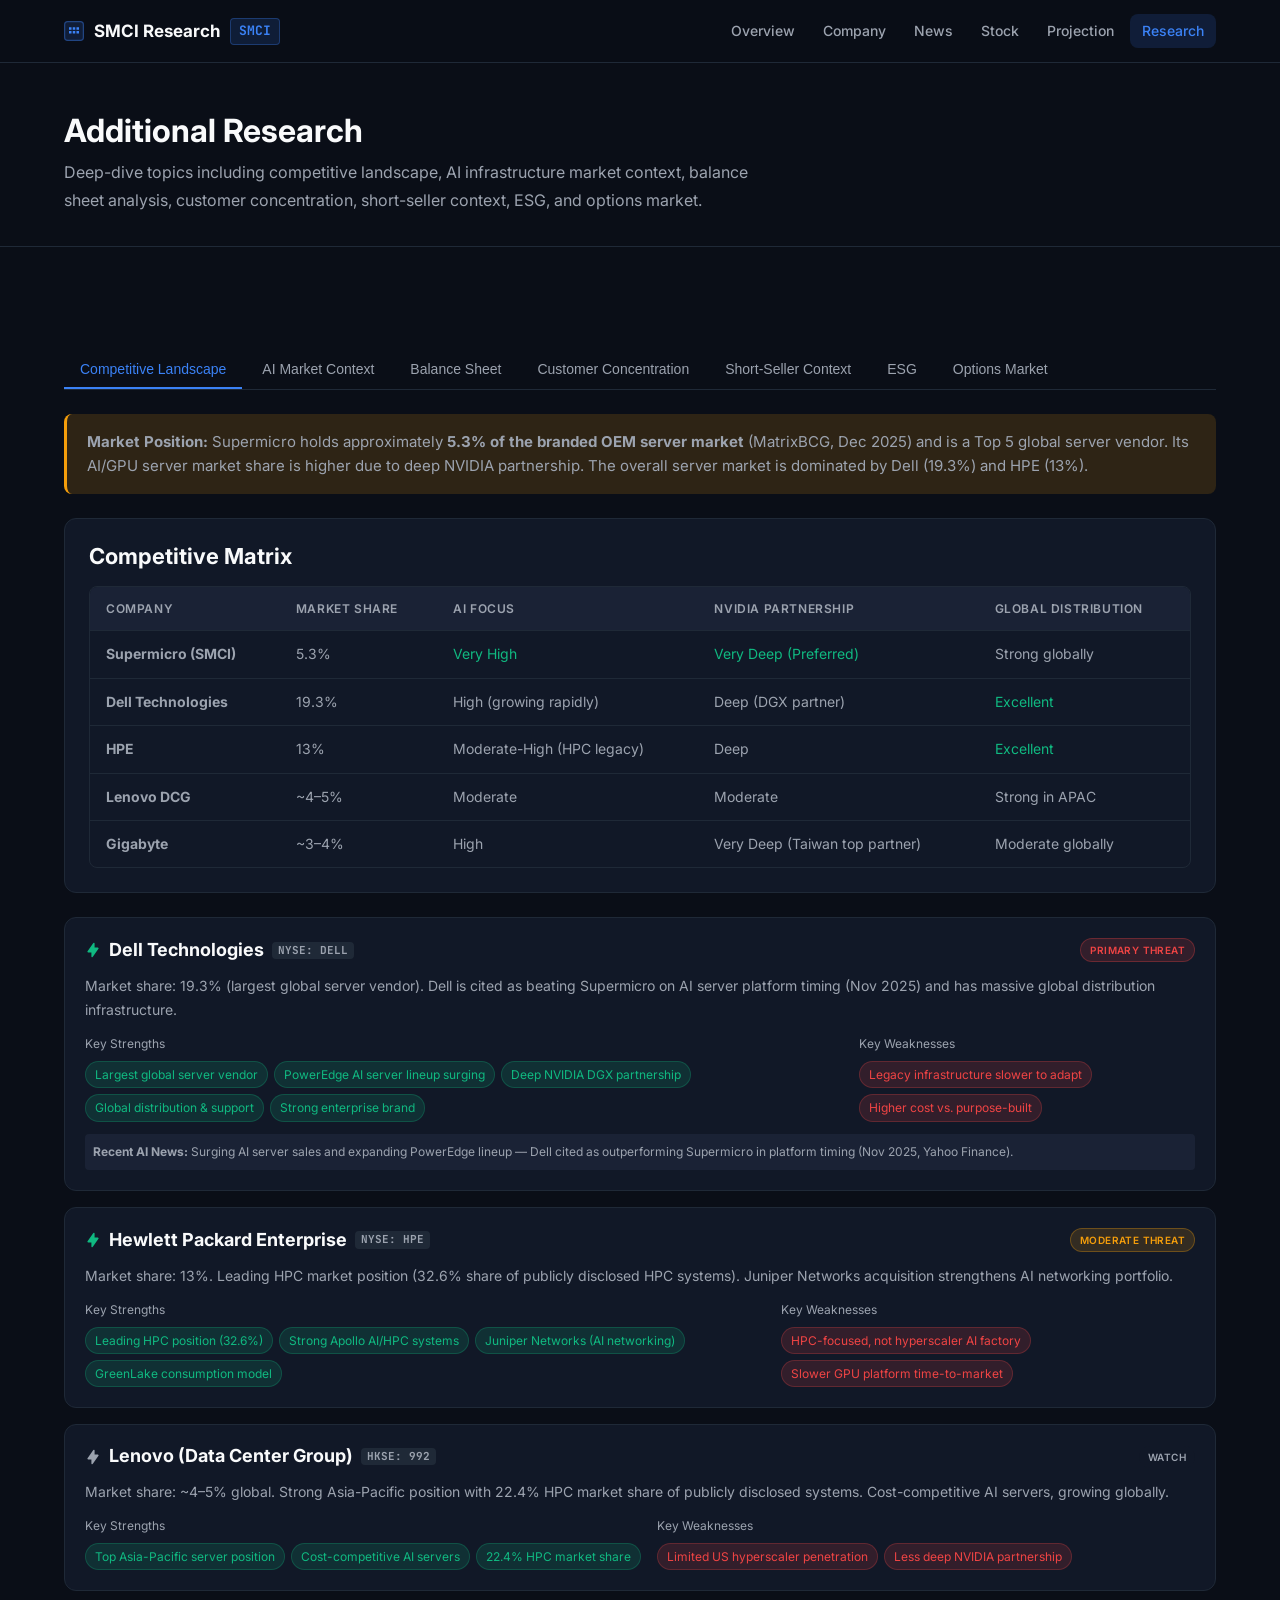
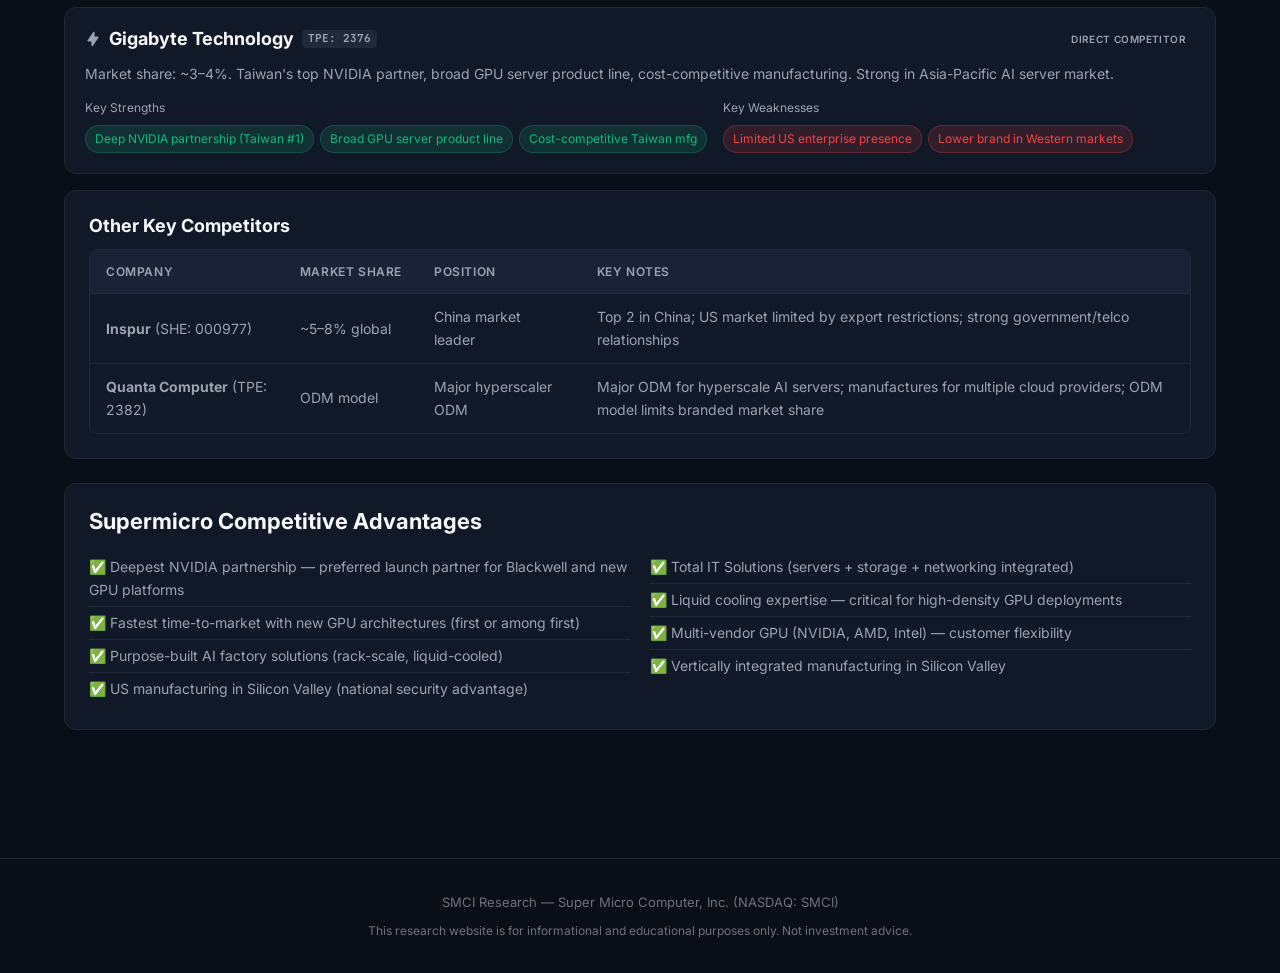
<file: additional.html>
<!DOCTYPE html>
<html lang="en">
<head>
  <meta charset="UTF-8">
  <meta name="viewport" content="width=device-width, initial-scale=1.0">
  <title>Additional Research — SMCI Research</title>
  <link rel="stylesheet" href="css/style.css">
  <link rel="stylesheet" href="css/charts.css">
  <link rel="icon" href="data:image/svg+xml,<svg xmlns=%27http://www.w3.org/2000/svg%27 viewBox=%270 0 32 32%27><rect width=%2732%27 height=%2732%27 rx=%276%27 fill=%27%230a0e17%27/><text x=%2750%25%27 y=%2750%25%27 dominant-baseline=%27central%27 text-anchor=%27middle%27 font-family=%27monospace%27 font-size=%2716%27 font-weight=%27bold%27 fill=%27%233b82f6%27>S</text></svg>">
</head>
<body>

  <!-- NAVIGATION -->
  <nav class="navbar">
    <div class="nav-inner">
      <a href="index.html" class="nav-brand">
        <svg width="20" height="20" viewBox="0 0 32 32" fill="none"><rect width="32" height="32" rx="6" fill="#3b82f6" fill-opacity="0.15"/><rect x="1" y="1" width="30" height="30" rx="5" stroke="#3b82f6" stroke-opacity="0.4" stroke-width="2"/><path d="M8 10h4v4H8v-4zm6 0h4v4h-4v-4zm6 0h4v4h-4v-4zM8 16h4v4H8v-4zm6 0h4v4h-4v-4zm6 0h4v4h-4v-4z" fill="#3b82f6"/></svg>
        SMCI Research <span class="ticker">SMCI</span>
      </a>
      <button class="nav-toggle" aria-label="Toggle navigation">
        <svg width="20" height="20" fill="currentColor" viewBox="0 0 20 20"><path fill-rule="evenodd" d="M3 5a1 1 0 011-1h12a1 1 0 110 2H4a1 1 0 01-1-1zM3 10a1 1 0 011-1h12a1 1 0 110 2H4a1 1 0 01-1-1zM3 15a1 1 0 011-1h12a1 1 0 110 2H4a1 1 0 01-1-1z" clip-rule="evenodd"/></svg>
      </button>
      <ul class="nav-links">
        <li><a href="index.html">Overview</a></li>
        <li><a href="company.html">Company</a></li>
        <li><a href="news.html">News</a></li>
        <li><a href="stock.html">Stock</a></li>
        <li><a href="projection.html">Projection</a></li>
        <li><a href="additional.html" class="active">Research</a></li>
      </ul>
    </div>
  </nav>

  <!-- PAGE HEADER -->
  <div class="page-header">
    <div class="container">
      <h1>Additional Research</h1>
      <p class="lead">Deep-dive topics including competitive landscape, AI infrastructure market context, balance sheet analysis, customer concentration, short-seller context, ESG, and options market.</p>
    </div>
  </div>

  <!-- MAIN CONTENT -->
  <main class="section">
    <div class="container">

      <!-- TABS -->
      <div class="tabs">
        <button class="tab-btn active" data-tab="tab-competition">Competitive Landscape</button>
        <button class="tab-btn" data-tab="tab-market">AI Market Context</button>
        <button class="tab-btn" data-tab="tab-balance">Balance Sheet</button>
        <button class="tab-btn" data-tab="tab-customers">Customer Concentration</button>
        <button class="tab-btn" data-tab="tab-hindenburg">Short-Seller Context</button>
        <button class="tab-btn" data-tab="tab-esg">ESG</button>
        <button class="tab-btn" data-tab="tab-options">Options Market</button>
      </div>

      <!-- ========== COMPETITIVE LANDSCAPE ========== -->
      <div id="tab-competition" class="tab-panel active">

        <div class="info-box warning" style="margin-bottom:1.5rem">
          <strong>Market Position:</strong> Supermicro holds approximately <strong>5.3% of the branded OEM server market</strong> (MatrixBCG, Dec 2025) and is a Top 5 global server vendor. Its AI/GPU server market share is higher due to deep NVIDIA partnership. The overall server market is dominated by Dell (19.3%) and HPE (13%).
        </div>

        <!-- COMPETITIVE MATRIX TABLE -->
        <div class="card" style="margin-bottom:1.5rem">
          <h3 style="margin-bottom:1rem">Competitive Matrix</h3>
          <div class="table-wrapper">
            <table>
              <thead>
                <tr>
                  <th>Company</th>
                  <th>Market Share</th>
                  <th>AI Focus</th>
                  <th>NVIDIA Partnership</th>
                  <th>Global Distribution</th>
                </tr>
              </thead>
              <tbody>
                <tr>
                  <td><strong>Supermicro (SMCI)</strong></td>
                  <td>5.3%</td>
                  <td style="color:var(--color-accent)">Very High</td>
                  <td style="color:var(--color-accent)">Very Deep (Preferred)</td>
                  <td>Strong globally</td>
                </tr>
                <tr>
                  <td><strong>Dell Technologies</strong></td>
                  <td>19.3%</td>
                  <td>High (growing rapidly)</td>
                  <td>Deep (DGX partner)</td>
                  <td style="color:var(--color-accent)">Excellent</td>
                </tr>
                <tr>
                  <td><strong>HPE</strong></td>
                  <td>13%</td>
                  <td>Moderate-High (HPC legacy)</td>
                  <td>Deep</td>
                  <td style="color:var(--color-accent)">Excellent</td>
                </tr>
                <tr>
                  <td><strong>Lenovo DCG</strong></td>
                  <td>~4–5%</td>
                  <td>Moderate</td>
                  <td>Moderate</td>
                  <td>Strong in APAC</td>
                </tr>
                <tr>
                  <td><strong>Gigabyte</strong></td>
                  <td>~3–4%</td>
                  <td>High</td>
                  <td>Very Deep (Taiwan top partner)</td>
                  <td>Moderate globally</td>
                </tr>
              </tbody>
            </table>
          </div>
        </div>

        <!-- DELL -->
        <div class="competitor-card">
          <div class="competitor-header">
            <h4>
              <svg width="16" height="16" fill="currentColor" viewBox="0 0 20 20" style="color:var(--color-accent)"><path fill-rule="evenodd" d="M11.3 1.046A1 1 0 0112 2v5h4a1 1 0 01.82 1.573l-7 10A1 1 0 018 18v-5H4a1 1 0 01-.82-1.573l7-10a1 1 0 011.12-.38z" clip-rule="evenodd"/></svg>
              Dell Technologies
              <span class="ticker-tag">NYSE: DELL</span>
            </h4>
            <span class="tag tag-risk" style="font-size:0.625rem">Primary Threat</span>
          </div>
          <p class="text-sm text-muted" style="margin-bottom:0.75rem">Market share: 19.3% (largest global server vendor). Dell is cited as beating Supermicro on AI server platform timing (Nov 2025) and has massive global distribution infrastructure.</p>
          <div class="flex gap-4">
            <div>
              <div class="text-xs text-muted" style="margin-bottom:0.25rem">Key Strengths</div>
              <ul class="strength-list">
                <li>Largest global server vendor</li>
                <li>PowerEdge AI server lineup surging</li>
                <li>Deep NVIDIA DGX partnership</li>
                <li>Global distribution &amp; support</li>
                <li>Strong enterprise brand</li>
              </ul>
            </div>
            <div>
              <div class="text-xs text-muted" style="margin-bottom:0.25rem">Key Weaknesses</div>
              <ul class="weakness-list">
                <li>Legacy infrastructure slower to adapt</li>
                <li>Higher cost vs. purpose-built</li>
              </ul>
            </div>
          </div>
          <p class="text-xs text-muted" style="margin-top:0.75rem;padding:0.5rem;background:var(--color-surface-2);border-radius:var(--radius-sm)">
            <strong>Recent AI News:</strong> Surging AI server sales and expanding PowerEdge lineup — Dell cited as outperforming Supermicro in platform timing (Nov 2025, Yahoo Finance).
          </p>
        </div>

        <!-- HPE -->
        <div class="competitor-card">
          <div class="competitor-header">
            <h4>
              <svg width="16" height="16" fill="currentColor" viewBox="0 0 20 20" style="color:var(--color-accent)"><path fill-rule="evenodd" d="M11.3 1.046A1 1 0 0112 2v5h4a1 1 0 01.82 1.573l-7 10A1 1 0 018 18v-5H4a1 1 0 01-.82-1.573l7-10a1 1 0 011.12-.38z" clip-rule="evenodd"/></svg>
              Hewlett Packard Enterprise
              <span class="ticker-tag">NYSE: HPE</span>
            </h4>
            <span class="tag tag-neutral" style="font-size:0.625rem">Moderate Threat</span>
          </div>
          <p class="text-sm text-muted" style="margin-bottom:0.75rem">Market share: 13%. Leading HPC market position (32.6% share of publicly disclosed HPC systems). Juniper Networks acquisition strengthens AI networking portfolio.</p>
          <div class="flex gap-4">
            <div>
              <div class="text-xs text-muted" style="margin-bottom:0.25rem">Key Strengths</div>
              <ul class="strength-list">
                <li>Leading HPC position (32.6%)</li>
                <li>Strong Apollo AI/HPC systems</li>
                <li>Juniper Networks (AI networking)</li>
                <li>GreenLake consumption model</li>
              </ul>
            </div>
            <div>
              <div class="text-xs text-muted" style="margin-bottom:0.25rem">Key Weaknesses</div>
              <ul class="weakness-list">
                <li>HPC-focused, not hyperscaler AI factory</li>
                <li>Slower GPU platform time-to-market</li>
              </ul>
            </div>
          </div>
        </div>

        <!-- LENOVO -->
        <div class="competitor-card">
          <div class="competitor-header">
            <h4>
              <svg width="16" height="16" fill="currentColor" viewBox="0 0 20 20" style="color:var(--color-muted)"><path fill-rule="evenodd" d="M11.3 1.046A1 1 0 0112 2v5h4a1 1 0 01.82 1.573l-7 10A1 1 0 018 18v-5H4a1 1 0 01-.82-1.573l7-10a1 1 0 011.12-.38z" clip-rule="evenodd"/></svg>
              Lenovo (Data Center Group)
              <span class="ticker-tag">HKSE: 992</span>
            </h4>
            <span class="tag" style="font-size:0.625rem;background:var(--color-surface);color:var(--color-muted)">Watch</span>
          </div>
          <p class="text-sm text-muted" style="margin-bottom:0.75rem">Market share: ~4–5% global. Strong Asia-Pacific position with 22.4% HPC market share of publicly disclosed systems. Cost-competitive AI servers, growing globally.</p>
          <div class="flex gap-4">
            <div>
              <div class="text-xs text-muted" style="margin-bottom:0.25rem">Key Strengths</div>
              <ul class="strength-list">
                <li>Top Asia-Pacific server position</li>
                <li>Cost-competitive AI servers</li>
                <li>22.4% HPC market share</li>
              </ul>
            </div>
            <div>
              <div class="text-xs text-muted" style="margin-bottom:0.25rem">Key Weaknesses</div>
              <ul class="weakness-list">
                <li>Limited US hyperscaler penetration</li>
                <li>Less deep NVIDIA partnership</li>
              </ul>
            </div>
          </div>
        </div>

        <!-- GIGABYTE -->
        <div class="competitor-card">
          <div class="competitor-header">
            <h4>
              <svg width="16" height="16" fill="currentColor" viewBox="0 0 20 20" style="color:var(--color-muted)"><path fill-rule="evenodd" d="M11.3 1.046A1 1 0 0112 2v5h4a1 1 0 01.82 1.573l-7 10A1 1 0 018 18v-5H4a1 1 0 01-.82-1.573l7-10a1 1 0 011.12-.38z" clip-rule="evenodd"/></svg>
              Gigabyte Technology
              <span class="ticker-tag">TPE: 2376</span>
            </h4>
            <span class="tag" style="font-size:0.625rem;background:var(--color-surface);color:var(--color-muted)">Direct Competitor</span>
          </div>
          <p class="text-sm text-muted" style="margin-bottom:0.75rem">Market share: ~3–4%. Taiwan's top NVIDIA partner, broad GPU server product line, cost-competitive manufacturing. Strong in Asia-Pacific AI server market.</p>
          <div class="flex gap-4">
            <div>
              <div class="text-xs text-muted" style="margin-bottom:0.25rem">Key Strengths</div>
              <ul class="strength-list">
                <li>Deep NVIDIA partnership (Taiwan #1)</li>
                <li>Broad GPU server product line</li>
                <li>Cost-competitive Taiwan mfg</li>
              </ul>
            </div>
            <div>
              <div class="text-xs text-muted" style="margin-bottom:0.25rem">Key Weaknesses</div>
              <ul class="weakness-list">
                <li>Limited US enterprise presence</li>
                <li>Lower brand in Western markets</li>
              </ul>
            </div>
          </div>
        </div>

        <!-- INSPUR & QUANTA summary -->
        <div class="card" style="margin-top:1rem">
          <h4>Other Key Competitors</h4>
          <div class="table-wrapper" style="margin-top:0.75rem">
            <table>
              <thead>
                <tr>
                  <th>Company</th>
                  <th>Market Share</th>
                  <th>Position</th>
                  <th>Key Notes</th>
                </tr>
              </thead>
              <tbody>
                <tr>
                  <td><strong>Inspur</strong> (SHE: 000977)</td>
                  <td>~5–8% global</td>
                  <td>China market leader</td>
                  <td>Top 2 in China; US market limited by export restrictions; strong government/telco relationships</td>
                </tr>
                <tr>
                  <td><strong>Quanta Computer</strong> (TPE: 2382)</td>
                  <td>ODM model</td>
                  <td>Major hyperscaler ODM</td>
                  <td>Major ODM for hyperscale AI servers; manufactures for multiple cloud providers; ODM model limits branded market share</td>
                </tr>
              </tbody>
            </table>
          </div>
        </div>

        <!-- Supermicro advantages -->
        <div class="card" style="margin-top:1.5rem">
          <h3 style="margin-bottom:1rem">Supermicro Competitive Advantages</h3>
          <div class="grid-2">
            <div>
              <ul style="list-style:none;padding:0">
                <li class="text-sm text-muted" style="padding:0.3rem 0;border-bottom:1px solid var(--color-border)">✅ Deepest NVIDIA partnership — preferred launch partner for Blackwell and new GPU platforms</li>
                <li class="text-sm text-muted" style="padding:0.3rem 0;border-bottom:1px solid var(--color-border)">✅ Fastest time-to-market with new GPU architectures (first or among first)</li>
                <li class="text-sm text-muted" style="padding:0.3rem 0;border-bottom:1px solid var(--color-border)">✅ Purpose-built AI factory solutions (rack-scale, liquid-cooled)</li>
                <li class="text-sm text-muted" style="padding:0.3rem 0">✅ US manufacturing in Silicon Valley (national security advantage)</li>
              </ul>
            </div>
            <div>
              <ul style="list-style:none;padding:0">
                <li class="text-sm text-muted" style="padding:0.3rem 0;border-bottom:1px solid var(--color-border)">✅ Total IT Solutions (servers + storage + networking integrated)</li>
                <li class="text-sm text-muted" style="padding:0.3rem 0;border-bottom:1px solid var(--color-border)">✅ Liquid cooling expertise — critical for high-density GPU deployments</li>
                <li class="text-sm text-muted" style="padding:0.3rem 0;border-bottom:1px solid var(--color-border)">✅ Multi-vendor GPU (NVIDIA, AMD, Intel) — customer flexibility</li>
                <li class="text-sm text-muted" style="padding:0.3rem 0">✅ Vertically integrated manufacturing in Silicon Valley</li>
              </ul>
            </div>
          </div>
        </div>

      </div>

      <!-- ========== AI MARKET CONTEXT ========== -->
      <div id="tab-market" class="tab-panel">

        <div class="card" style="margin-bottom:1.5rem">
          <h3 style="margin-bottom:1rem">Global AI Server Market</h3>
          <div class="financials-highlight" style="margin-bottom:1rem">
            <div class="fin-stat">
              <div class="value">~$40–50B</div>
              <div class="label">2024 Market Size</div>
            </div>
            <div class="fin-stat">
              <div class="value">~$70–90B</div>
              <div class="label">2025 Est. Market Size</div>
            </div>
            <div class="fin-stat">
              <div class="value">~$100–140B</div>
              <div class="label">2026 Projected</div>
              <div class="sub" style="color:var(--color-accent)">~2x growth in 2 years</div>
            </div>
          </div>
          <p class="text-sm text-muted">Source: IDC, Gartner, GM Insights estimates. Market size reflects branded OEM + ODM server sales for AI/HPC workloads.</p>
        </div>

        <div class="card" style="margin-bottom:1.5rem">
          <h3 style="margin-bottom:1rem">Hyperscaler Capex Trends (2025–2026)</h3>
          <div class="table-wrapper">
            <table>
              <thead>
                <tr>
                  <th>Company</th>
                  <th>2025–2026 Capex</th>
                  <th>Primary AI Investment Focus</th>
                </tr>
              </thead>
              <tbody>
                <tr>
                  <td><strong>Amazon (AWS)</strong></td>
                  <td class="mono" style="color:var(--color-accent)">~$100B+</td>
                  <td>Trainium/Gabriel chips, NVIDIA GPUs, custom silicon, data centers</td>
                </tr>
                <tr>
                  <td><strong>Microsoft (Azure)</strong></td>
                  <td class="mono" style="color:var(--color-accent)">~$80B+</td>
                  <td>OpenAI partnership, NVIDIA GB200 NVL72, Azure AI infrastructure</td>
                </tr>
                <tr>
                  <td><strong>Google (GCP)</strong></td>
                  <td class="mono" style="color:var(--color-accent)">~$75B+</td>
                  <td>TPU v5/v6, NVIDIA H100/H200, Gemini AI infrastructure</td>
                </tr>
                <tr>
                  <td><strong>Meta</strong></td>
                  <td class="mono" style="color:var(--color-accent)">~$65B+</td>
                  <td>Llama models, NVIDIA GPU clusters, AI recommendation systems</td>
                </tr>
                <tr>
                  <td><strong>Oracle</strong></td>
                  <td class="mono" style="color:var(--color-accent)">~$12B+</td>
                  <td>Gen2 Cloud, OCI GPU clusters, NVIDIA DGX</td>
                </tr>
              </tbody>
            </table>
          </div>
          <div class="info-box info" style="margin-top:1rem">
            <strong>Combined hyperscaler AI capex:</strong> Approximately <strong>$332B+</strong> in 2025–2026. This massive spending wave is the primary demand driver for AI server manufacturers like Supermicro, Dell, and HPE.
          </div>
        </div>

        <div class="card" style="margin-bottom:1.5rem">
          <h3 style="margin-bottom:1rem">NVIDIA GPU Supply Landscape</h3>
          <p class="text-muted text-sm" style="margin-bottom:1rem">NVIDIA Blackwell (B200, B300, GB200 NVL72) allocation remains constrained through 2025–2026. GPU supply allocation determines which server vendors can fulfill AI infrastructure demand.</p>
          <div class="grid-3">
            <div class="fin-stat">
              <div class="value" style="color:var(--color-accent)">Constrained</div>
              <div class="label">Blackwell Supply</div>
              <div class="sub">Allocation-limited through 2026</div>
            </div>
            <div class="fin-stat">
              <div class="value">H100/H200</div>
              <div class="label">Current Ramp</div>
              <div class="sub">Supply improving but still tight</div>
            </div>
            <div class="fin-stat">
              <div class="value">Very Deep</div>
              <div class="label">SMCI Partnership</div>
              <div class="sub">Preferred partner status (advantage)</div>
            </div>
          </div>
          <p class="text-sm text-muted" style="margin-top:1rem">Supermicro's deep NVIDIA partnership is a competitive advantage <em>when supply is available</em>. As NVIDIA ramps Blackwell production, Supermicro's preferred partner status positions it for continued AI server leadership — but Dell's growing NVIDIA DGX relationship is a watch item.</p>
        </div>

        <div class="card">
          <h3 style="margin-bottom:1rem">Key Market Growth Drivers</h3>
          <ul style="list-style:none;padding:0">
            <li class="text-sm text-muted" style="padding:0.4rem 0;border-bottom:1px solid var(--color-border)">🚀 <strong>Hyperscaler capex surge</strong> — $332B+ combined Microsoft, Google, Meta, Amazon, Oracle spending on AI infrastructure in 2025–2026</li>
            <li class="text-sm text-muted" style="padding:0.4rem 0;border-bottom:1px solid var(--color-border)">🚀 <strong>NVIDIA Blackwell supply ramping</strong> — next-gen GPU platforms driving server refresh cycles</li>
            <li class="text-sm text-muted" style="padding:0.4rem 0;border-bottom:1px solid var(--color-border)">🚀 <strong>Enterprise AI adoption</strong> — AI deployment expanding beyond tech sector into financial services, healthcare, manufacturing</li>
            <li class="text-sm text-muted" style="padding:0.4rem 0;border-bottom:1px solid var(--color-border)">🚀 <strong>Sovereign AI</strong> — governments worldwide investing in national AI infrastructure</li>
            <li class="text-sm text-muted" style="padding:0.4rem 0">🚀 <strong>Edge AI</strong> — distributed AI computing infrastructure for 5G, IoT, autonomous systems</li>
          </ul>
        </div>

      </div>

      <!-- ========== BALANCE SHEET ========== -->
      <div id="tab-balance" class="tab-panel">

        <div class="card" style="margin-bottom:1.5rem">
          <h3 style="margin-bottom:1rem">Balance Sheet — Q2 FY2026 (As of Dec 31, 2025)</h3>
          <div class="financials-highlight">
            <div class="fin-stat">
              <div class="value">$4.1B</div>
              <div class="label">Cash &amp; Equivalents</div>
              <div class="sub">Strong cash position</div>
            </div>
            <div class="fin-stat">
              <div class="value">$4.9B</div>
              <div class="label">Total Debt + Convertibles</div>
              <div class="sub">Includes term loans, notes</div>
            </div>
            <div class="fin-stat">
              <div class="value">$0.8B</div>
              <div class="label">Net Debt</div>
              <div class="sub">Debt − Cash</div>
            </div>
            <div class="fin-stat">
              <div class="value">$28.0B</div>
              <div class="label">Total Assets</div>
            </div>
            <div class="fin-stat">
              <div class="value">$21.0B</div>
              <div class="label">Total Liabilities</div>
            </div>
            <div class="fin-stat">
              <div class="value">$7.0B</div>
              <div class="label">Shareholders' Equity</div>
            </div>
          </div>
        </div>

        <div class="card" style="margin-bottom:1.5rem">
          <h3 style="margin-bottom:1rem">Cash Flow Analysis</h3>
          <div class="table-wrapper">
            <table>
              <thead>
                <tr>
                  <th>Period</th>
                  <th>Operating Cash Flow</th>
                  <th>Context</th>
                </tr>
              </thead>
              <tbody>
                <tr>
                  <td>Q1 FY2026 (ended Sep 2025)</td>
                  <td class="mono danger">−$918M</td>
                  <td class="text-sm text-muted">Working capital buildup for anticipated demand surge</td>
                </tr>
                <tr>
                  <td>Q2 FY2026 (ended Dec 2025)</td>
                  <td class="mono danger">−$24M</td>
                  <td class="text-sm text-muted">Slightly negative as working capital remained elevated</td>
                </tr>
              </tbody>
            </table>
          </div>
          <div class="info-box warning" style="margin-top:1rem">
            <strong>Cash Flow Concern:</strong> Negative operating cash flow in H1 FY2026 reflects significant working capital investment as the company scales for the massive anticipated demand surge. This is a watch item — if revenue doesn't materialize as guided, the company could face liquidity pressure.
          </div>
        </div>

        <div class="card" style="margin-bottom:1.5rem">
          <h3 style="margin-bottom:1rem">Debt &amp; Leverage</h3>
          <div class="financials-highlight" style="margin-bottom:1rem">
            <div class="fin-stat">
              <div class="value" style="font-size:1.25rem">69.8%</div>
              <div class="label">Debt-to-Equity Ratio</div>
            </div>
            <div class="fin-stat">
              <div class="value">~$0.8B</div>
              <div class="label">Net Debt</div>
              <div class="sub" style="color:var(--color-accent)">Low leverage</div>
            </div>
            <div class="fin-stat">
              <div class="value">~0.7x</div>
              <div class="label">Net Debt / EBITDA</div>
              <div class="sub">Manageable</div>
            </div>
          </div>
          <p class="text-sm text-muted">The company's leverage ratio of ~69.8% is moderate for a high-growth server company. The $4.1B cash balance against $4.9B total debt suggests manageable debt levels, but the working capital intensity of hypergrowth is a risk if revenue targets are missed.</p>
        </div>

        <div class="card">
          <h3 style="margin-bottom:1rem">Margin Trends</h3>
          <div class="table-wrapper">
            <table>
              <thead>
                <tr>
                  <th>Metric</th>
                  <th>FY2025</th>
                  <th>TTM (Q2 FY2026)</th>
                  <th>Trend</th>
                </tr>
              </thead>
              <tbody>
                <tr>
                  <td>Gross Margin (approx.)</td>
                  <td>~15–17%</td>
                  <td>—</td>
                  <td>Stable</td>
                </tr>
                <tr>
                  <td>Operating Margin (approx.)</td>
                  <td>~4–5%</td>
                  <td>—</td>
                  <td>Stable</td>
                </tr>
                <tr>
                  <td>Net Margin</td>
                  <td class="mono">~4.5%</td>
                  <td class="mono danger">~3.1%</td>
                  <td class="danger">⚠️ Compressing</td>
                </tr>
              </tbody>
            </table>
          </div>
          <div class="info-box warning" style="margin-top:1rem">
            <strong>Margin Compression Alert:</strong> Net margin has declined from ~6.9% a year earlier to 3.1% TTM (as of Q2 FY2026). Competitive pricing pressure on large AI infrastructure deals is compressing profitability. Gross margin recovery is a key watch item.
          </div>
        </div>

      </div>

      <!-- ========== CUSTOMER CONCENTRATION ========== -->
      <div id="tab-customers" class="tab-panel">

        <div class="card" style="margin-bottom:1.5rem">
          <h3 style="margin-bottom:1rem">Customer Concentration Risk</h3>
          <p style="color:var(--color-muted);margin-bottom:1rem">As a major AI server supplier to hyperscale data center operators, Supermicro has significant exposure to the largest cloud computing companies. Revenue concentration risk is elevated if any single customer represents a large percentage of total revenue.</p>
        </div>

        <div class="info-box warning" style="margin-bottom:1.5rem">
          <strong>Known Hyperscaler Relationships:</strong> Supermicro's AI server customers include the major US hyperscalers (Microsoft/Azure, Google/GCP, Meta, Amazon/AWS, Oracle). The company's growth is heavily tied to these customers' AI infrastructure capex decisions. If one or more major customers shift orders to competitors (e.g., Dell), revenue could be materially impacted.
        </div>

        <div class="card" style="margin-bottom:1.5rem">
          <h4 style="margin-bottom:0.75rem">Key Risk Factors</h4>
          <ul style="list-style:none;padding:0">
            <li class="text-sm text-muted" style="padding:0.3rem 0;border-bottom:1px solid var(--color-border)">⚠️ <strong>Customer dual-sourcing</strong> — Hyperscalers increasingly split orders between multiple vendors, reducing Supermicro's share of any given customer's wallet</li>
            <li class="text-sm text-muted" style="padding:0.3rem 0;border-bottom:1px solid var(--color-border)">⚠️ <strong>Dell competitive wins</strong> — Dell cited as beating Supermicro on AI server platform timing for some customers</li>
            <li class="text-sm text-muted" style="padding:0.3rem 0;border-bottom:1px solid var(--color-border)">⚠️ <strong>Customer self-building</strong> — Some hyperscalers (Google TPU, Amazon Trainium) increasingly building custom AI silicon servers in-house</li>
            <li class="text-sm text-muted" style="padding:0.3rem 0">⚠️ <strong>Large deal concentration</strong> — Q2 FY2026 $12.68B revenue suggests large individual deal sizes that can create quarter-to-quarter volatility</li>
          </ul>
        </div>

        <div class="card">
          <h4 style="margin-bottom:0.75rem">Mitigating Factors</h4>
          <ul style="list-style:none;padding:0">
            <li class="text-sm text-muted" style="padding:0.3rem 0;border-bottom:1px solid var(--color-border)">✅ <strong>Diversified GPU partnerships</strong> — NVIDIA, AMD, and Intel relationships reduce single-supplier dependency for customers</li>
            <li class="text-sm text-muted" style="padding:0.3rem 0;border-bottom:1px solid var(--color-border)">✅ <strong>Multi-year supply agreements</strong> — Large AI infrastructure deals typically span multiple quarters/years</li>
            <li class="text-sm text-muted" style="padding:0.3rem 0">✅ <strong>Total IT Solutions</strong> — Servers + storage + networking integration creates switching costs for customers</li>
          </ul>
        </div>

      </div>

      <!-- ========== SHORT-SELLER CONTEXT ========== -->
      <div id="tab-hindenburg" class="tab-panel">

        <div class="info-box danger" style="margin-bottom:1.5rem">
          <strong>Context Note:</strong> This section documents the short-seller allegations and regulatory inquiries that have significantly impacted SMCI's stock price and institutional investor sentiment. The DOJ and SEC matters remain unresolved as of March 2026.
        </div>

        <div class="card" style="margin-bottom:1.5rem">
          <h3 style="margin-bottom:1rem">Hindenburg Research Report</h3>
          <div class="flex justify-between items-center" style="margin-bottom:1rem">
            <span class="tag tag-risk">August 27, 2024</span>
            <span class="tag" style="background:var(--color-surface);color:var(--color-muted)">Hindenburg (defunct)</span>
          </div>
          <p style="color:var(--color-muted);margin-bottom:1rem">Hindenburg Research published a detailed short report alleging "glaring accounting flags, evidence of undisclosed related party transactions, and fresh evidence of accounting manipulation" at Supermicro.</p>
          <p style="color:var(--color-muted);margin-bottom:1rem">Key allegations included:</p>
          <ul style="list-style:none;padding:0;margin-bottom:1rem">
            <li class="text-sm text-muted" style="padding:0.25rem 0">• Improper revenue recognition practices</li>
            <li class="text-sm text-muted" style="padding:0.25rem 0">• undisclosed related party transactions</li>
            <li class="text-sm text-muted" style="padding:0.25rem 0">• Circumvention of internal accounting controls</li>
            <li class="text-sm text-muted" style="padding:0.25rem 0">• Channel stuffing or premature revenue recognition</li>
          </ul>
          <div class="info-box warning">
            <strong>Note:</strong> Hindenburg Research shut down operations in 2024 after publishing its Supermicro report. Short-seller reports are often aggressive and may contain inaccuracies or overstated claims. However, the allegations prompted regulatory scrutiny that has not been fully resolved.
          </div>
        </div>

        <div class="card" style="margin-bottom:1.5rem">
          <h3 style="margin-bottom:1rem">DOJ &amp; SEC Subpoenas</h3>
          <div class="flex justify-between items-center" style="margin-bottom:1rem">
            <span class="tag tag-risk">September 26, 2024</span>
            <span class="tag tag-risk">Unresolved</span>
          </div>
          <p style="color:var(--color-muted);margin-bottom:1rem">The Department of Justice (DOJ) and Securities and Exchange Commission (SEC) subpoenaed Supermicro for documents following the publication of Hindenburg's allegations. The company disclosed these requests in a February 2025 SEC filing.</p>
          <p style="color:var(--color-muted);margin-bottom:1rem"><strong>As of March 2026, the status of these inquiries remains unresolved.</strong> The company has stated it is cooperating with the investigations. Potential outcomes include:</p>
          <ul style="list-style:none;padding:0">
            <li class="text-sm text-muted" style="padding:0.3rem 0;border-bottom:1px solid var(--color-border)">🟢 <strong>No action</strong> — Regulators find no sufficient evidence to pursue charges (positive for stock)</li>
            <li class="text-sm text-muted" style="padding:0.3rem 0;border-bottom:1px solid var(--color-border)">🟡 <strong>Civil charges / settlements</strong> — SEC civil actions, monetary penalties, consent decrees (moderately negative)</li>
            <li class="text-sm text-muted" style="padding:0.3rem 0">🔴 <strong>Criminal charges</strong> — DOJ criminal investigation leading to charges against the company or individuals (most negative)</li>
          </ul>
          <div class="info-box danger" style="margin-top:1rem">
            <strong>Critical Risk:</strong> An adverse DOJ/SEC resolution could result in substantial fines, criminal charges against executives, and potential Nasdaq delisting — making the bear case scenario a realistic possibility.
          </div>
        </div>

        <div class="card">
          <h3 style="margin-bottom:1rem">EY Resignation Connection</h3>
          <p style="color:var(--color-muted);margin-bottom:1rem">Ernst &amp; Young (EY) resigned as Supermicro's auditor on October 24, 2024, citing concerns about internal controls, board independence, and accounting practices — two months after Hindenburg published its report.</p>
          <p style="color:var(--color-muted);margin-bottom:1rem"><strong>Key points:</strong></p>
          <ul style="list-style:none;padding:0">
            <li class="text-sm text-muted" style="padding:0.25rem 0">• EY's resignation was highly unusual for a company Supermicro's size</li>
            <li class="text-sm text-muted" style="padding:0.25rem 0">• Supermicro stated it disagreed with EY's decision</li>
            <li class="text-sm text-muted" style="padding:0.25rem 0">• Company does not expect matters raised by EY to result in restatement</li>
            <li class="text-sm text-muted" style="padding:0.25rem 0">• BDO USA, LLP appointed as successor auditor</li>
            <li class="text-sm text-muted" style="padding:0.25rem 0">• Special Committee of the Board conducted investigation into governance matters</li>
          </ul>
        </div>

      </div>

      <!-- ========== ESG ========== -->
      <div id="tab-esg" class="tab-panel">

        <div class="card" style="margin-bottom:1.5rem">
          <h3 style="margin-bottom:1rem">Environmental — ISO 14001:2015 Certification</h3>
          <div class="info-box success" style="margin-bottom:1rem">
            <strong>ISO 14001:2015 Certified</strong> — Supermicro holds environmental management system certification for its San Jose, California manufacturing operations. Certification validity: until March 21, 2026 (renewal required).
          </div>
          <p class="text-sm text-muted" style="margin-bottom:1rem">The ISO 14001:2015 certification covers Supermicro's design, manufacturing, and related operations for server and storage products at its Silicon Valley facilities. The certification demonstrates commitment to environmental management practices.</p>
        </div>

        <div class="card" style="margin-bottom:1.5rem">
          <h3 style="margin-bottom:1rem">Liquid Cooling &amp; Energy Efficiency</h3>
          <p class="text-sm text-muted" style="margin-bottom:1rem">Supermicro has positioned its liquid cooling technology as an environmental and efficiency advantage for high-density AI/GPU deployments:</p>
          <ul style="list-style:none;padding:0">
            <li class="text-sm text-muted" style="padding:0.3rem 0;border-bottom:1px solid var(--color-border)">💧 <strong>Direct Liquid Cooling (DLC)</strong> — Supermicro's DLC solutions for NVIDIA HGX B200 and GB200 NVL72 systems significantly reduce energy consumption vs. traditional air cooling in AI factory environments</li>
            <li class="text-sm text-muted" style="padding:0.3rem 0;border-bottom:1px solid var(--color-border)">⚡ <strong>Power efficiency</strong> — Energy-efficient server design is a core product differentiator, particularly for hyperscaler customers with massive data center footprints</li>
            <li class="text-sm text-muted" style="padding:0.3rem 0">🌱 <strong>Campus 3 expansion</strong> — Manufacturing expansion includes modernized facilities designed for efficient production of liquid-cooled systems at scale</li>
          </ul>
        </div>

        <div class="card">
          <h3 style="margin-bottom:1rem">Governance Context (ESG)</h3>
          <div class="info-box danger">
            <strong>Governance Concerns:</strong> As documented in the Controversies section, Supermicro faces significant governance challenges including the EY resignation, ongoing DOJ/SEC inquiries, and accounting leadership changes. These governance issues represent a material ESG risk factor for institutional investors with ESG mandates.
          </div>
          <p class="text-sm text-muted" style="margin-top:1rem">For investors with environmental or social focus, Supermicro's liquid cooling technology and US manufacturing are positives. However, governance concerns are a significant barrier for ESG-mandated institutional investors, potentially limiting the stock's institutional buyer pool.</p>
        </div>

      </div>

      <!-- ========== OPTIONS MARKET ========== -->
      <div id="tab-options" class="tab-panel">

        <div class="card" style="margin-bottom:1.5rem">
          <h3 style="margin-bottom:1rem">Short Selling Metrics</h3>
          <div class="financials-highlight">
            <div class="fin-stat">
              <div class="value danger">16.52%</div>
              <div class="label">Short Float %</div>
              <div class="sub">Elevated — significant bearish bets</div>
            </div>
            <div class="fin-stat">
              <div class="value danger">85.08M</div>
              <div class="label">Short Interest (shares)</div>
            </div>
            <div class="fin-stat">
              <div class="value">~5–8 days</div>
              <div class="label">Days to Cover</div>
              <div class="sub">Based on avg trading volume</div>
            </div>
            <div class="fin-stat">
              <div class="value warning">&gt;1.0</div>
              <div class="label">Put/Call Ratio</div>
              <div class="sub">Elevated put buying</div>
            </div>
          </div>
          <div class="info-box warning" style="margin-top:1rem">
            <strong>High Short Interest:</strong> 16.52% short float reflects elevated risk perception following the 2024 controversies. Short sellers are betting against the stock. If Supermicro delivers clean quarters and the DOJ/SEC matter resolves favorably, a short squeeze could drive significant upside.
          </div>
        </div>

        <div class="card" style="margin-bottom:1.5rem">
          <h3 style="margin-bottom:1rem">Implied Volatility &amp; Options Pricing</h3>
          <div class="grid-3">
            <div class="fin-stat">
              <div class="value warning">50–70%</div>
              <div class="label">Implied Volatility Range</div>
              <div class="sub">Elevated vs. sector avg</div>
            </div>
            <div class="fin-stat">
              <div class="value">High</div>
              <div class="label">Put Premium</div>
              <div class="sub">Puts more expensive than calls</div>
            </div>
            <div class="fin-stat">
              <div class="value">Notable</div>
              <div class="label">Options Volume</div>
              <div class="sub">Concentrated on earnings dates</div>
            </div>
          </div>
          <p class="text-sm text-muted" style="margin-top:1rem">Elevated IV reflects uncertainty around ongoing DOJ/SEC inquiries and margin recovery. Put options are more expensive than usual relative to calls, reflecting demand for downside protection and/or speculative short positions. Notable options activity typically occurs around earnings dates.</p>
        </div>

        <div class="card">
          <h3 style="margin-bottom:1rem">Short Squeeze Potential</h3>
          <p style="color:var(--color-muted);margin-bottom:1rem">High short interest (16.52% of float, 85M shares) creates potential short squeeze dynamics if Supermicro delivers:</p>
          <ul style="list-style:none;padding:0;margin-bottom:1rem">
            <li class="text-sm text-muted" style="padding:0.3rem 0;border-bottom:1px solid var(--color-border)">✅ <strong>Clean Q3 FY2026 earnings beat</strong> (≥$12.3B revenue, EPS beat)</li>
            <li class="text-sm text-muted" style="padding:0.3rem 0;border-bottom:1px solid var(--color-border)">✅ <strong>BDO clean audit opinion</strong> on FY2026 financials</li>
            <li class="text-sm text-muted" style="padding:0.3rem 0;border-bottom:1px solid var(--color-border)">✅ <strong>DOJ/SEC inquiry closed</strong> with no adverse findings</li>
            <li class="text-sm text-muted" style="padding:0.3rem 0">✅ <strong>Gross margin expansion</strong> above 16% in upcoming quarters</li>
          </ul>
          <div class="info-box success">
            <strong>Upside Scenario:</strong> A short squeeze, combined with positive fundamental catalysts, could drive SMCI significantly above analyst price targets in the near term. 85 million shares sold short would need to be bought back, potentially creating significant buying pressure.
          </div>
        </div>

      </div>

    </div>
  </main>

  <footer class="footer">
    <div class="container">
      <p>SMCI Research — Super Micro Computer, Inc. (NASDAQ: SMCI)</p>
      <p class="disclaimer">This research website is for informational and educational purposes only. Not investment advice.</p>
    </div>
  </footer>

  <script src="js/app.js"></script>
  <script>
    document.addEventListener('DOMContentLoaded', () => {
      if (window.initTabs) initTabs();
      if (window.initScrollAnimations) initScrollAnimations();
    });
  </script>
</body>
</html>
</file>
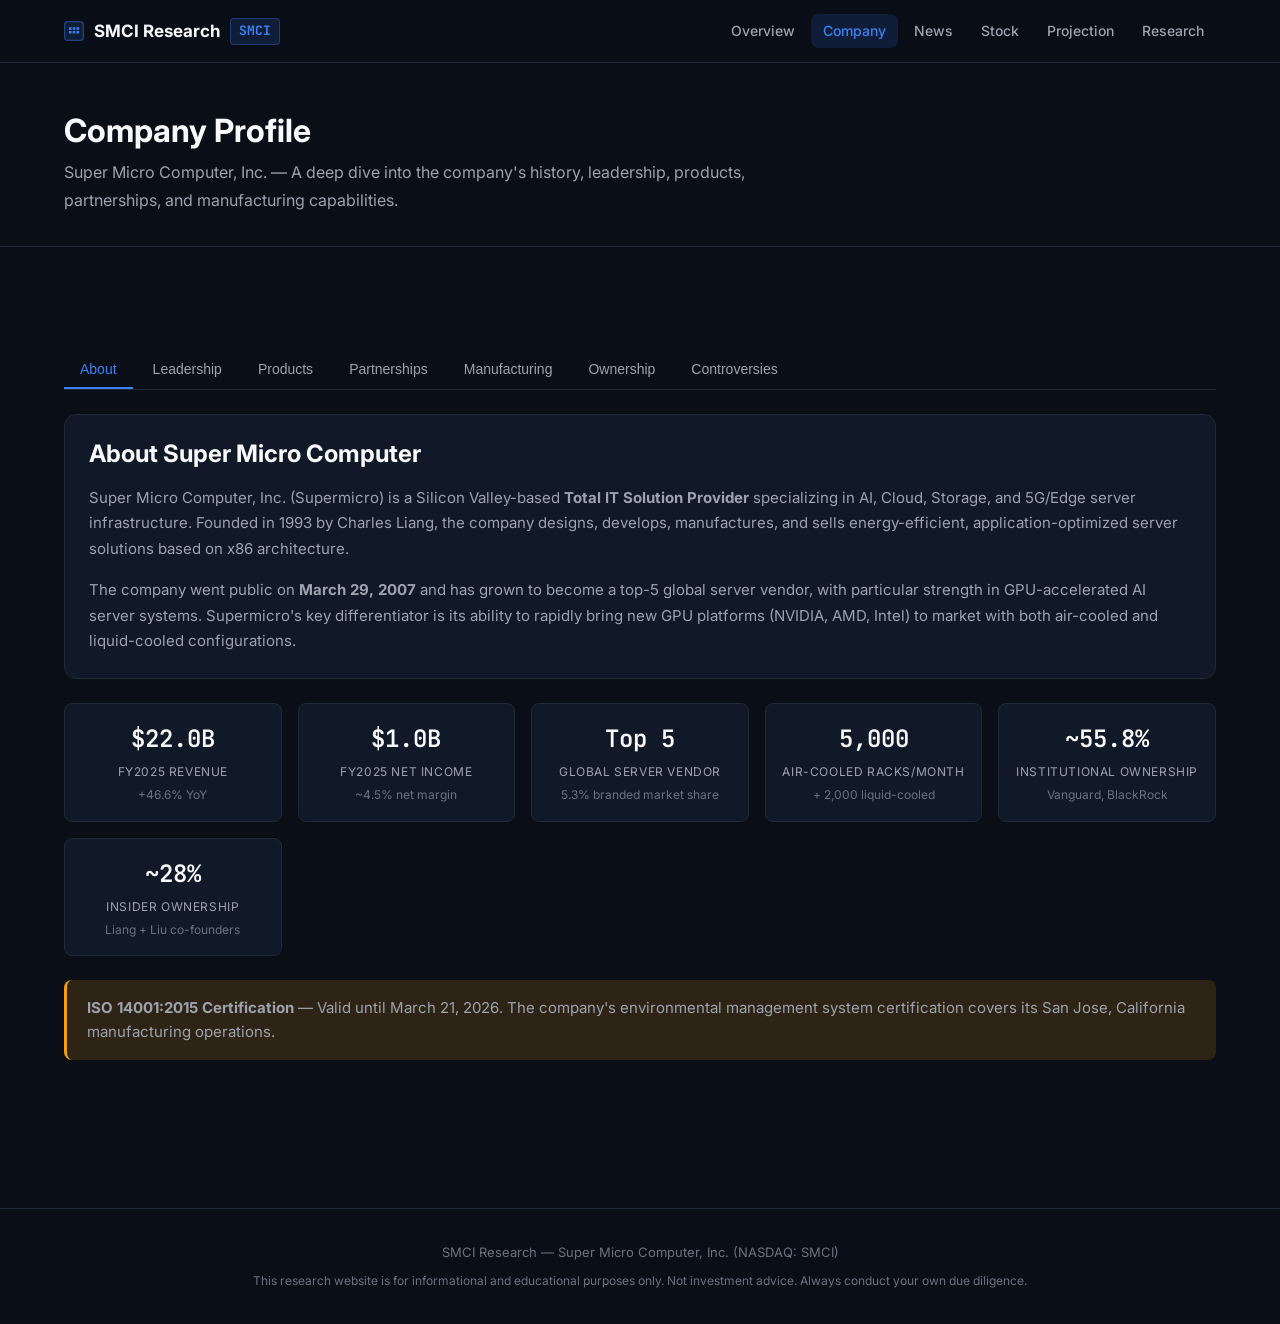
<file: company.html>
<!DOCTYPE html>
<html lang="en">
<head>
  <meta charset="UTF-8">
  <meta name="viewport" content="width=device-width, initial-scale=1.0">
  <title>Company Profile — SMCI Research</title>
  <link rel="stylesheet" href="css/style.css">
  <link rel="stylesheet" href="css/charts.css">
  <link rel="icon" href="data:image/svg+xml,<svg xmlns='http://www.w3.org/2000/svg' viewBox='0 0 32 32'><rect width='32' height='32' rx='6' fill='%230a0e17'/><text x='50%' y='50%' dominant-baseline='central' text-anchor='middle' font-family='monospace' font-size='16' font-weight='bold' fill='%233b82f6'>S</text></svg>">
</head>
<body>

  <!-- NAVIGATION -->
  <nav class="navbar">
    <div class="nav-inner">
      <a href="index.html" class="nav-brand">
        <svg width="20" height="20" viewBox="0 0 32 32" fill="none"><rect width="32" height="32" rx="6" fill="#3b82f6" fill-opacity="0.15"/><rect x="1" y="1" width="30" height="30" rx="5" stroke="#3b82f6" stroke-opacity="0.4" stroke-width="2"/><path d="M8 10h4v4H8v-4zm6 0h4v4h-4v-4zm6 0h4v4h-4v-4zM8 16h4v4H8v-4zm6 0h4v4h-4v-4zm6 0h4v4h-4v-4z" fill="#3b82f6"/></svg>
        SMCI Research <span class="ticker">SMCI</span>
      </a>
      <button class="nav-toggle" aria-label="Toggle navigation">
        <svg width="20" height="20" fill="currentColor" viewBox="0 0 20 20"><path fill-rule="evenodd" d="M3 5a1 1 0 011-1h12a1 1 0 110 2H4a1 1 0 01-1-1zM3 10a1 1 0 011-1h12a1 1 0 110 2H4a1 1 0 01-1-1zM3 15a1 1 0 011-1h12a1 1 0 110 2H4a1 1 0 01-1-1z" clip-rule="evenodd"/></svg>
      </button>
      <ul class="nav-links">
        <li><a href="index.html">Overview</a></li>
        <li><a href="company.html" class="active">Company</a></li>
        <li><a href="news.html">News</a></li>
        <li><a href="stock.html">Stock</a></li>
        <li><a href="projection.html">Projection</a></li>
        <li><a href="additional.html">Research</a></li>
      </ul>
    </div>
  </nav>

  <!-- PAGE HEADER -->
  <div class="page-header">
    <div class="container">
      <h1>Company Profile</h1>
      <p class="lead">Super Micro Computer, Inc. — A deep dive into the company's history, leadership, products, partnerships, and manufacturing capabilities.</p>
    </div>
  </div>

  <!-- MAIN CONTENT -->
  <main class="section">
    <div class="container">

      <!-- TABS -->
      <div class="tabs">
        <button class="tab-btn active" data-tab="tab-about">About</button>
        <button class="tab-btn" data-tab="tab-leadership">Leadership</button>
        <button class="tab-btn" data-tab="tab-products">Products</button>
        <button class="tab-btn" data-tab="tab-partnerships">Partnerships</button>
        <button class="tab-btn" data-tab="tab-manufacturing">Manufacturing</button>
        <button class="tab-btn" data-tab="tab-ownership">Ownership</button>
        <button class="tab-btn" data-tab="tab-controversies">Controversies</button>
      </div>

      <!-- ABOUT TAB -->
      <div id="tab-about" class="tab-panel active">
        <div class="card" style="margin-bottom:1.5rem">
          <h2 style="font-size:1.5rem;margin-bottom:1rem">About Super Micro Computer</h2>
          <p style="margin-bottom:1rem">Super Micro Computer, Inc. (Supermicro) is a Silicon Valley-based <strong>Total IT Solution Provider</strong> specializing in AI, Cloud, Storage, and 5G/Edge server infrastructure. Founded in 1993 by Charles Liang, the company designs, develops, manufactures, and sells energy-efficient, application-optimized server solutions based on x86 architecture.</p>
          <p>The company went public on <strong>March 29, 2007</strong> and has grown to become a top-5 global server vendor, with particular strength in GPU-accelerated AI server systems. Supermicro's key differentiator is its ability to rapidly bring new GPU platforms (NVIDIA, AMD, Intel) to market with both air-cooled and liquid-cooled configurations.</p>
        </div>

        <div class="financials-highlight">
          <div class="fin-stat">
            <div class="value">$22.0B</div>
            <div class="label">FY2025 Revenue</div>
            <div class="sub">+46.6% YoY</div>
          </div>
          <div class="fin-stat">
            <div class="value">$1.0B</div>
            <div class="label">FY2025 Net Income</div>
            <div class="sub">~4.5% net margin</div>
          </div>
          <div class="fin-stat">
            <div class="value">Top 5</div>
            <div class="label">Global Server Vendor</div>
            <div class="sub">5.3% branded market share</div>
          </div>
          <div class="fin-stat">
            <div class="value">5,000</div>
            <div class="label">Air-Cooled Racks/Month</div>
            <div class="sub">+ 2,000 liquid-cooled</div>
          </div>
          <div class="fin-stat">
            <div class="value">~55.8%</div>
            <div class="label">Institutional Ownership</div>
            <div class="sub">Vanguard, BlackRock</div>
          </div>
          <div class="fin-stat">
            <div class="value">~28%</div>
            <div class="label">Insider Ownership</div>
            <div class="sub">Liang + Liu co-founders</div>
          </div>
        </div>

        <div class="info-box warning">
          <strong>ISO 14001:2015 Certification</strong> — Valid until March 21, 2026. The company's environmental management system certification covers its San Jose, California manufacturing operations.
        </div>
      </div>

      <!-- LEADERSHIP TAB -->
      <div id="tab-leadership" class="tab-panel">
        <div class="grid-2">
          <div class="card">
            <div class="tag tag-product" style="margin-bottom:0.75rem">CEO &amp; Founder</div>
            <h3>Charles Liang</h3>
            <p class="text-sm text-muted" style="margin-bottom:0.75rem">President, CEO &amp; Chairman of the Board</p>
            <p>Born 1956 in Taiwan, Charles Liang is a Taiwanese-American electrical engineer and billionaire entrepreneur. He founded Supermicro in 1993 and has served as President, CEO, and Chairman since inception. He developed server system architecture expertise at Chips and Technologies (1987–1991) before founding Supermicro. He holds degrees from National Taiwan University and the University of Texas at Austin.</p>
            <div class="mt-3">
              <span class="tag tag-risk">~12–15% insider ownership (with Sara Liu)</span>
            </div>
          </div>
          <div class="card">
            <div class="tag tag-product" style="margin-bottom:0.75rem">Co-Founder</div>
            <h3>Sara Liu</h3>
            <p class="text-sm text-muted" style="margin-bottom:0.75rem">Co-Founder &amp; Senior Advisor</p>
            <p>Sara Liu co-founded Supermicro with Charles Liang in 1993. She previously served in senior executive roles including Chief Integration Officer. She is a member of the company's founding team that built Supermicro from a startup into a global server platform company.</p>
            <div class="mt-3">
              <span class="tag tag-risk">~12–15% insider ownership (with Charles Liang)</span>
            </div>
          </div>
          <div class="card">
            <div class="tag tag-manufacturing" style="margin-bottom:0.75rem">Operations</div>
            <h3>Kenneth Cheung</h3>
            <p class="text-sm text-muted" style="margin-bottom:0.75rem">Chief Administrative Officer</p>
            <p>Kenneth Cheung serves as Chief Administrative Officer, overseeing administrative functions, facilities, and manufacturing operations. He plays a key role in the company's global manufacturing expansion initiatives, including the Campus 3 development.</p>
          </div>
        </div>

        <div class="info-box info" style="margin-top:1.5rem">
          <strong>Auditor:</strong> <strong>BDO USA, LLP</strong> — Appointed following Ernst &amp; Young LLP's resignation on October 24, 2024. EY cited concerns about internal controls, board independence, and accounting practices. Supermicro disagreed with EY's decision and does not expect matters raised to result in restatement.
        </div>
      </div>

      <!-- PRODUCTS TAB -->
      <div id="tab-products" class="tab-panel">
        <div class="grid-2">
          <div class="card">
            <div class="tag tag-product" style="margin-bottom:0.75rem">AI &amp; HPC Servers</div>
            <h3>GPU &amp; AI Server Systems</h3>
            <p>High-performance computing and AI training/inference servers optimized for data center workloads. Key series include Supermicro AI servers, HPC systems, and Hyperworks platforms. GPU server systems span the full range of NVIDIA DGX, HGX, and MGX platforms, as well as AMD Instinct-based systems and Blackwell-based systems (B200, B300, GB200 NVL72).</p>
          </div>
          <div class="card">
            <div class="tag tag-product" style="margin-bottom:0.75rem">Storage</div>
            <h3>Enterprise Storage Solutions</h3>
            <p>Enterprise-grade storage systems including all-flash arrays, hybrid storage, and software-defined storage. Key series include Petascale JBOF, Flash systems, and NVMe solutions. Storage products are integrated with the company's Total IT Solutions approach.</p>
          </div>
          <div class="card">
            <div class="tag tag-product" style="margin-bottom:0.75rem">Networking</div>
            <h3>High-Speed Networking</h3>
            <p>Networking infrastructure including switches, adapters, and interconnect solutions for high-speed data center networking. Solutions support 100G, 200G, and 400G switching speeds, integrated with the company's rack-scale IT solutions.</p>
          </div>
          <div class="card">
            <div class="tag tag-product" style="margin-bottom:0.75rem">Rack-Level</div>
            <h3>Total IT Solutions</h3>
            <p>Full rack-scale IT solutions with integrated cooling, power, and management. The company's rack-level integrated systems combine servers, storage, and networking into turn-key AI factory solutions, particularly for hyperscaler and enterprise AI deployments.</p>
          </div>
        </div>
      </div>

      <!-- PARTNERSHIPS TAB -->
      <div id="tab-partnerships" class="tab-panel">
        <div class="card" style="margin-bottom:1.5rem; border-color:var(--color-accent); background:linear-gradient(135deg, rgba(16,185,129,0.05) 0%, var(--color-surface) 100%)">
          <div class="tag tag-positive" style="margin-bottom:0.75rem">Preferred AI Partner</div>
          <h3>NVIDIA Partnership</h3>
          <p class="text-sm text-muted mb-2">Tier: Preferred AI Partner</p>
          <p>Supermicro is a key NVIDIA AI partner, offering the widest range of NVIDIA GPU-based server systems including early Blackwell architecture deployments. The company collaborates closely with NVIDIA on AI factory solutions and has been among the first to market with new GPU platforms.</p>
          <div class="mt-3">
            <span class="tag tag-product">NVIDIA HGX Blackwell (B200, B300, GB200 NVL72)</span>
            <span class="tag tag-product">NVIDIA DGX systems</span>
            <span class="tag tag-product">NVIDIA MGX systems</span>
            <span class="tag tag-product">NVIDIA Vera Rubin NVL144 (2026)</span>
          </div>
        </div>

        <div class="card" style="margin-bottom:1.5rem">
          <div class="tag tag-product" style="margin-bottom:0.75rem">Strategic</div>
          <h3>AMD Partnership</h3>
          <p class="text-sm text-muted mb-2">Tier: Strategic</p>
          <p>Supermicro offers liquid-cooled and air-cooled AI solutions based on AMD Instinct MI350 series GPUs, leveraging AMD's CDNA architecture and ROCm software ecosystem. The partnership extends to AMD EPYC server processors.</p>
          <div class="mt-3">
            <span class="tag tag-product">AMD Instinct MI350 series</span>
            <span class="tag tag-product">AMD Instinct MI355X</span>
            <span class="tag tag-product">AMD ROCm software</span>
            <span class="tag tag-product">AMD EPYC 9005 processors</span>
          </div>
        </div>

        <div class="card">
          <div class="tag tag-product" style="margin-bottom:0.75rem">Strategic</div>
          <h3>Intel Partnership</h3>
          <p class="text-sm text-muted mb-2">Tier: Strategic</p>
          <p>Supermicro systems support Intel Xeon 6 processors (up to 500W TDP with DDR5 MRDIMMs at 8800 MT/s) alongside Intel's GPU and networking platforms, offering multi-vendor flexibility for customers.</p>
          <div class="mt-3">
            <span class="tag tag-product">Intel Xeon 6 processors</span>
            <span class="tag tag-product">Intel Data Center GPU (Ponte Vecchio)</span>
            <span class="tag tag-product">Intel networking solutions</span>
          </div>
        </div>
      </div>

      <!-- MANUFACTURING TAB -->
      <div id="tab-manufacturing" class="tab-panel">
        <div class="card" style="margin-bottom:1.5rem">
          <h3>Silicon Valley Manufacturing Footprint</h3>
          <p>Supermicro's headquarters and primary manufacturing operations are located in San Jose, California. The company maintains three campus facilities in the Silicon Valley area, with a major expansion underway.</p>
        </div>

        <div class="grid-3">
          <div class="card">
            <div class="tag tag-manufacturing" style="margin-bottom:0.75rem">Headquarters</div>
            <h4>Campus 1</h4>
            <p class="text-sm text-muted mb-2">San Jose, CA</p>
            <p class="text-sm">Original headquarters and main manufacturing facility. Houses executive offices and core server manufacturing operations.</p>
          </div>
          <div class="card">
            <div class="tag tag-manufacturing" style="margin-bottom:0.75rem">Expansion</div>
            <h4>Campus 2</h4>
            <p class="text-sm text-muted mb-2">San Jose, CA</p>
            <p class="text-sm">Additional manufacturing and office space supplementing Campus 1 operations.</p>
          </div>
          <div class="card" style="border-color:var(--color-accent)">
            <div class="tag tag-positive" style="margin-bottom:0.75rem">Under Development</div>
            <h4>Campus 3</h4>
            <p class="text-sm text-muted mb-2">San Jose, CA (East Brokaw Road)</p>
            <p class="text-sm">Initial phase ~333,400 sq ft. Total planned: ~3M sq ft when fully completed. Construction began 2025. Critical for meeting FY2026 ≥$40B revenue guidance.</p>
          </div>
        </div>

        <div class="financials-highlight" style="margin-top:1.5rem">
          <div class="fin-stat">
            <div class="value">5,000</div>
            <div class="label">Air-Cooled Racks / Month</div>
          </div>
          <div class="fin-stat">
            <div class="value">2,000</div>
            <div class="label">Liquid-Cooled Racks / Month</div>
          </div>
          <div class="fin-stat">
            <div class="value">~3M</div>
            <div class="label">Campus 3 Sq Ft (planned)</div>
          </div>
        </div>

        <div class="info-box success" style="margin-top:1.5rem">
          <strong>Capacity Expansion:</strong> The Campus 3 expansion announced February 28, 2025 is a key enabler of Supermicro's ability to fulfill the ≥$40B FY2026 revenue guidance. The facility will serve as a major hub for liquid-cooled AI server manufacturing.
        </div>
      </div>

      <!-- OWNERSHIP TAB -->
      <div id="tab-ownership" class="tab-panel">
        <div class="card" style="margin-bottom:1.5rem">
          <h3>Ownership Structure</h3>
          <p>Approximate ownership breakdown based on 13F filings and available data:</p>
        </div>

        <div class="financials-highlight">
          <div class="fin-stat">
            <div class="value">55.8%</div>
            <div class="label">Institutional Ownership</div>
            <div class="sub">Vanguard, BlackRock, index funds</div>
          </div>
          <div class="fin-stat">
            <div class="value">~28%</div>
            <div class="label">Insider Ownership</div>
            <div class="sub">Charles Liang + Sara Liu</div>
          </div>
          <div class="fin-stat">
            <div class="value">~17%</div>
            <div class="label">Retail Ownership</div>
            <div class="sub">Remaining shares</div>
          </div>
        </div>

        <div class="card" style="margin-top:1.5rem">
          <h4>Top Known Holders</h4>
          <div class="table-wrapper">
            <table>
              <thead>
                <tr>
                  <th>Holder</th>
                  <th>Type</th>
                  <th>Est. Stake</th>
                </tr>
              </thead>
              <tbody>
                <tr>
                  <td>Vanguard Group</td>
                  <td>Index Fund / ETF</td>
                  <td>~5–7%</td>
                </tr>
                <tr>
                  <td>BlackRock</td>
                  <td>Index Fund / ETF</td>
                  <td>~4–6%</td>
                </tr>
                <tr>
                  <td>Charles Liang (CEO)</td>
                  <td>CEO / Insider</td>
                  <td>~12–15% (with Sara Liu)</td>
                </tr>
              </tbody>
            </table>
          </div>
          <p class="text-xs text-muted mt-3">Large institutional ownership reflects AI infrastructure thematic exposure through index funds. Insider stake (~28%) is significant and provides some alignment of interests.</p>
        </div>
      </div>

      <!-- CONTROVERSIES TAB -->
      <div id="tab-controversies" class="tab-panel">
        <div class="info-box danger" style="margin-bottom:1.5rem">
          <strong>Important:</strong> The following controversies involve serious governance, legal, and financial allegations. As of March 2026, some matters remain unresolved. This section is provided for research completeness.
        </div>

        <div class="card" style="margin-bottom:1rem; border-color:var(--color-danger)">
          <div class="flex justify-between items-center">
            <div>
              <div class="tag tag-risk" style="margin-bottom:0.5rem">Critical</div>
              <h3>Ernst &amp; Young Resignation</h3>
            </div>
            <span class="text-sm text-muted mono">Oct 24, 2024</span>
          </div>
          <p>EY resigned as Supermicro's auditor on October 24, 2024, after raising significant concerns about the company's internal controls, board independence, and accounting practices. Shares dropped approximately 33% on the news. EY's resignation came two months after Hindenburg Research published a critical short report.</p>
          <p class="text-sm mt-2"><strong>Note:</strong> Supermicro disagreed with EY's decision and does not expect matters raised by EY to result in restatement of quarterly reports for FY2024 or prior years.</p>
        </div>

        <div class="card" style="margin-bottom:1rem">
          <div class="flex justify-between items-center">
            <div>
              <div class="tag tag-risk" style="margin-bottom:0.5rem">High Severity</div>
              <h3>Hindenburg Research Allegations</h3>
            </div>
            <span class="text-sm text-muted mono">Aug 27, 2024</span>
          </div>
          <p>Hindenburg Research (now defunct) published a detailed short report alleging "glaring accounting flags, evidence of undisclosed related party transactions, and fresh evidence of accounting manipulation" at Supermicro. The report claimed Supermicro had engaged in improper revenue recognition and circumvented internal accounting controls. <strong>Note: Hindenburg shut down operations in 2024 after its Supermicro report.</strong></p>
        </div>

        <div class="card" style="margin-bottom:1rem">
          <div class="flex justify-between items-center">
            <div>
              <div class="tag tag-risk" style="margin-bottom:0.5rem">High Severity</div>
              <h3>DOJ &amp; SEC Subpoenas</h3>
            </div>
            <span class="text-sm text-muted mono">Sep 26, 2024</span>
          </div>
          <p>The Department of Justice (DOJ) and Securities and Exchange Commission (SEC) subpoenaed Supermicro for documents following the publication of Hindenburg's allegations. The company disclosed these requests in a February 2025 filing. <strong>As of March 2026, the status of these inquiries remains unresolved.</strong></p>
        </div>

        <div class="card" style="margin-bottom:1rem">
          <div class="flex justify-between items-center">
            <div>
              <div class="tag tag-neutral" style="margin-bottom:0.5rem">Moderate</div>
              <h3>Nasdaq Non-Compliance</h3>
            </div>
            <span class="text-sm text-muted mono">Sep 2024</span>
          </div>
          <p>Supermicro received a Nasdaq non-compliance notification in September 2024 due to delayed 10-K and 10-Q filings. The company submitted a compliance plan on November 18, 2024, and regained compliance in February 2025 after filing outstanding reports.</p>
        </div>

        <div class="card">
          <div class="flex justify-between items-center">
            <div>
              <div class="tag tag-neutral" style="margin-bottom:0.5rem">Moderate</div>
              <h3>Accounting Leadership Changes</h3>
            </div>
            <span class="text-sm text-muted mono">2024–2025</span>
          </div>
          <p>Following EY's resignation, Supermicro underwent significant accounting leadership changes as part of its efforts to address internal control concerns and restore confidence with investors and the new auditor BDO USA.</p>
        </div>
      </div>

    </div>
  </main>

  <footer class="footer">
    <div class="container">
      <p>SMCI Research — Super Micro Computer, Inc. (NASDAQ: SMCI)</p>
      <p class="disclaimer">This research website is for informational and educational purposes only. Not investment advice. Always conduct your own due diligence.</p>
    </div>
  </footer>

  <script src="js/app.js"></script>
  <script>
    document.addEventListener('DOMContentLoaded', () => {
      if (window.initTabs) initTabs();
    });
  </script>
</body>
</html>
</file>
<file: css/style.css>
/* ============================================
   SMCI Research Website — Global Styles
   Design System: Dark Theme
   ============================================ */

@import url('https://fonts.googleapis.com/css2?family=Inter:wght@400;500;600;700&family=JetBrains+Mono:wght@400;500;600&display=swap');

/* ---- CSS Variables ---- */
:root {
  --color-bg: #0a0e17;
  --color-surface: #111827;
  --color-surface-2: #1a2235;
  --color-border: #1f2937;
  --color-border-light: #374151;
  --color-primary: #3b82f6;
  --color-primary-dim: rgba(59, 130, 246, 0.15);
  --color-accent: #10b981;
  --color-accent-dim: rgba(16, 185, 129, 0.15);
  --color-danger: #ef4444;
  --color-danger-dim: rgba(239, 68, 68, 0.15);
  --color-warning: #f59e0b;
  --color-warning-dim: rgba(245, 158, 11, 0.15);
  --color-purple: #8b5cf6;
  --color-purple-dim: rgba(139, 92, 246, 0.15);
  --color-text: #f9fafb;
  --color-muted: #9ca3af;
  --color-muted-2: #6b7280;

  --font-sans: 'Inter', -apple-system, BlinkMacSystemFont, sans-serif;
  --font-mono: 'JetBrains Mono', 'Courier New', monospace;

  --radius-sm: 4px;
  --radius-md: 8px;
  --radius-lg: 12px;
  --radius-xl: 16px;

  --shadow-sm: 0 1px 3px rgba(0,0,0,0.4);
  --shadow-md: 0 4px 12px rgba(0,0,0,0.5);
  --shadow-lg: 0 8px 24px rgba(0,0,0,0.6);

  --transition: 200ms ease;
}

/* ---- Reset ---- */
*, *::before, *::after { box-sizing: border-box; margin: 0; padding: 0; }

html {
  scroll-behavior: smooth;
  font-size: 16px;
}

body {
  font-family: var(--font-sans);
  background-color: var(--color-bg);
  color: var(--color-text);
  line-height: 1.6;
  min-height: 100vh;
  -webkit-font-smoothing: antialiased;
}

/* ---- Scrollbar ---- */
::-webkit-scrollbar { width: 8px; height: 8px; }
::-webkit-scrollbar-track { background: var(--color-bg); }
::-webkit-scrollbar-thumb { background: var(--color-border-light); border-radius: 4px; }
::-webkit-scrollbar-thumb:hover { background: var(--color-muted-2); }

/* ---- Typography ---- */
h1, h2, h3, h4, h5, h6 {
  font-weight: 700;
  line-height: 1.25;
  color: var(--color-text);
}

h1 { font-size: 2.5rem; }
h2 { font-size: 1.875rem; }
h3 { font-size: 1.375rem; }
h4 { font-size: 1.125rem; }

p { color: var(--color-muted); line-height: 1.7; }

a {
  color: var(--color-primary);
  text-decoration: none;
  transition: color var(--transition);
}
a:hover { color: #60a5fa; }

.mono { font-family: var(--font-mono); }
.text-accent { color: var(--color-accent); }
.text-danger { color: var(--color-danger); }
.text-warning { color: var(--color-warning); }
.text-muted { color: var(--color-muted); }
.text-primary { color: var(--color-primary); }
.text-purple { color: var(--color-purple); }

/* ---- Layout ---- */
.container {
  max-width: 1200px;
  margin: 0 auto;
  padding: 0 1.5rem;
}

.section {
  padding: 4rem 0;
}

.section + .section {
  border-top: 1px solid var(--color-border);
}

/* ---- Navigation ---- */
.navbar {
  position: sticky;
  top: 0;
  z-index: 100;
  background: rgba(10, 14, 23, 0.92);
  backdrop-filter: blur(12px);
  -webkit-backdrop-filter: blur(12px);
  border-bottom: 1px solid var(--color-border);
}

.nav-inner {
  display: flex;
  align-items: center;
  justify-content: space-between;
  padding: 0.875rem 1.5rem;
  max-width: 1200px;
  margin: 0 auto;
}

.nav-brand {
  display: flex;
  align-items: center;
  gap: 0.625rem;
  font-weight: 700;
  font-size: 1.0625rem;
  color: var(--color-text);
  text-decoration: none;
}

.nav-brand:hover { color: var(--color-text); }

.nav-brand .ticker {
  font-family: var(--font-mono);
  font-size: 0.8125rem;
  background: var(--color-primary-dim);
  color: var(--color-primary);
  padding: 0.125rem 0.5rem;
  border-radius: var(--radius-sm);
  border: 1px solid rgba(59, 130, 246, 0.3);
}

.nav-links {
  display: flex;
  align-items: center;
  gap: 0.25rem;
  list-style: none;
}

.nav-links a {
  display: block;
  padding: 0.375rem 0.75rem;
  font-size: 0.875rem;
  font-weight: 500;
  color: var(--color-muted);
  border-radius: var(--radius-md);
  transition: all var(--transition);
  text-decoration: none;
}

.nav-links a:hover,
.nav-links a.active {
  color: var(--color-text);
  background: var(--color-surface);
}

.nav-links a.active {
  color: var(--color-primary);
  background: var(--color-primary-dim);
}

/* Mobile nav toggle */
.nav-toggle {
  display: none;
  background: none;
  border: none;
  cursor: pointer;
  padding: 0.5rem;
  color: var(--color-text);
}

@media (max-width: 768px) {
  .nav-toggle { display: block; }

  .nav-links {
    display: none;
    position: absolute;
    top: 100%;
    left: 0;
    right: 0;
    flex-direction: column;
    background: var(--color-surface);
    border-bottom: 1px solid var(--color-border);
    padding: 0.5rem;
    gap: 0.25rem;
  }

  .nav-links.open { display: flex; }

  .nav-links a {
    width: 100%;
    padding: 0.625rem 1rem;
  }
}

/* ---- Hero ---- */
.hero {
  padding: 5rem 0 3rem;
  text-align: center;
  border-bottom: 1px solid var(--color-border);
  position: relative;
  overflow: hidden;
}

.hero::before {
  content: '';
  position: absolute;
  inset: 0;
  background: radial-gradient(ellipse 60% 50% at 50% 0%, rgba(59,130,246,0.08) 0%, transparent 70%);
  pointer-events: none;
}

.hero-badge {
  display: inline-flex;
  align-items: center;
  gap: 0.375rem;
  font-family: var(--font-mono);
  font-size: 0.75rem;
  color: var(--color-primary);
  background: var(--color-primary-dim);
  border: 1px solid rgba(59, 130, 246, 0.3);
  padding: 0.25rem 0.75rem;
  border-radius: 999px;
  margin-bottom: 1.25rem;
}

.hero h1 {
  font-size: clamp(2rem, 5vw, 3.25rem);
  margin-bottom: 0.75rem;
  letter-spacing: -0.02em;
}

.hero-subtitle {
  font-size: 1.125rem;
  color: var(--color-muted);
  max-width: 640px;
  margin: 0 auto 2rem;
}

.hero-meta {
  display: flex;
  align-items: center;
  justify-content: center;
  gap: 1.5rem;
  flex-wrap: wrap;
  margin-bottom: 2.5rem;
}

.hero-price {
  text-align: left;
}

.hero-price .label {
  font-size: 0.75rem;
  color: var(--color-muted);
  text-transform: uppercase;
  letter-spacing: 0.05em;
  margin-bottom: 0.125rem;
}

.hero-price .value {
  font-family: var(--font-mono);
  font-size: 2rem;
  font-weight: 600;
  color: var(--color-text);
}

.hero-price .change { font-size: 0.875rem; }
.hero-price .change.up { color: var(--color-accent); }
.hero-price .change.down { color: var(--color-danger); }

/* ---- Section Cards ---- */
.card {
  background: var(--color-surface);
  border: 1px solid var(--color-border);
  border-radius: var(--radius-lg);
  padding: 1.5rem;
  transition: border-color var(--transition);
}

.card:hover { border-color: var(--color-border-light); }
.card h3 { margin-bottom: 0.75rem; }
.card p { font-size: 0.9375rem; }

/* ---- Grid Layouts ---- */
.grid-2 { display: grid; grid-template-columns: repeat(2, 1fr); gap: 1.25rem; }
.grid-3 { display: grid; grid-template-columns: repeat(3, 1fr); gap: 1.25rem; }
.grid-4 { display: grid; grid-template-columns: repeat(4, 1fr); gap: 1.25rem; }

@media (max-width: 1024px) {
  .grid-3 { grid-template-columns: repeat(2, 1fr); }
  .grid-4 { grid-template-columns: repeat(2, 1fr); }
}

@media (max-width: 640px) {
  .grid-2, .grid-3, .grid-4 { grid-template-columns: 1fr; }
}

/* ---- Buttons ---- */
.btn {
  display: inline-flex;
  align-items: center;
  gap: 0.375rem;
  padding: 0.5rem 1rem;
  font-family: var(--font-sans);
  font-size: 0.875rem;
  font-weight: 500;
  border-radius: var(--radius-md);
  border: 1px solid transparent;
  cursor: pointer;
  transition: all var(--transition);
  text-decoration: none;
  white-space: nowrap;
}

.btn-primary {
  background: var(--color-primary);
  color: #fff;
  border-color: var(--color-primary);
}
.btn-primary:hover {
  background: #2563eb;
  color: #fff;
}

.btn-surface {
  background: var(--color-surface);
  color: var(--color-text);
  border-color: var(--color-border);
}
.btn-surface:hover {
  background: var(--color-surface-2);
  border-color: var(--color-border-light);
  color: var(--color-text);
}

.btn-outline {
  background: transparent;
  color: var(--color-primary);
  border-color: var(--color-primary);
}
.btn-outline:hover {
  background: var(--color-primary-dim);
}

.btn-sm { padding: 0.3125rem 0.625rem; font-size: 0.8125rem; }
.btn-lg { padding: 0.75rem 1.5rem; font-size: 1rem; }

.btn.active {
  background: var(--color-primary);
  color: #fff;
  border-color: var(--color-primary);
}

/* ---- Range Buttons ---- */
.range-buttons {
  display: flex;
  gap: 0.375rem;
}

.range-btn {
  padding: 0.3125rem 0.75rem;
  font-family: var(--font-mono);
  font-size: 0.75rem;
  font-weight: 500;
  border-radius: var(--radius-sm);
  border: 1px solid var(--color-border);
  background: var(--color-surface);
  color: var(--color-muted);
  cursor: pointer;
  transition: all var(--transition);
}

.range-btn:hover {
  border-color: var(--color-border-light);
  color: var(--color-text);
}

.range-btn.active {
  background: var(--color-primary-dim);
  border-color: var(--color-primary);
  color: var(--color-primary);
}

/* ---- Scenario Buttons ---- */
.scenario-buttons {
  display: flex;
  gap: 0.5rem;
  flex-wrap: wrap;
}

.scenario-btn {
  padding: 0.5rem 1.25rem;
  font-size: 0.875rem;
  font-weight: 600;
  border-radius: var(--radius-md);
  border: 2px solid var(--color-border);
  background: var(--color-surface);
  color: var(--color-muted);
  cursor: pointer;
  transition: all var(--transition);
}

.scenario-btn:hover { border-color: var(--color-border-light); color: var(--color-text); }

.scenario-btn.bull.active {
  background: var(--color-accent-dim);
  border-color: var(--color-accent);
  color: var(--color-accent);
}

.scenario-btn.base.active {
  background: var(--color-primary-dim);
  border-color: var(--color-primary);
  color: var(--color-primary);
}

.scenario-btn.bear.active {
  background: var(--color-danger-dim);
  border-color: var(--color-danger);
  color: var(--color-danger);
}

/* ---- Tags / Chips ---- */
.tag {
  display: inline-flex;
  align-items: center;
  gap: 0.25rem;
  padding: 0.1875rem 0.5625rem;
  font-size: 0.6875rem;
  font-weight: 600;
  border-radius: 999px;
  text-transform: uppercase;
  letter-spacing: 0.04em;
}

.tag-positive, .tag-earnings {
  background: var(--color-accent-dim);
  color: var(--color-accent);
  border: 1px solid rgba(16, 185, 129, 0.3);
}

.tag-neutral, .tag-governance {
  background: var(--color-warning-dim);
  color: var(--color-warning);
  border: 1px solid rgba(245, 158, 11, 0.3);
}

.tag-product, .tag-manufacturing {
  background: var(--color-primary-dim);
  color: var(--color-primary);
  border: 1px solid rgba(59, 130, 246, 0.3);
}

.tag-risk, .tag-danger {
  background: var(--color-danger-dim);
  color: var(--color-danger);
  border: 1px solid rgba(239, 68, 68, 0.3);
}

.tag-purple {
  background: var(--color-purple-dim);
  color: var(--color-purple);
  border: 1px solid rgba(139, 92, 246, 0.3);
}

/* ---- Page Header ---- */
.page-header {
  padding: 3rem 0 2rem;
  border-bottom: 1px solid var(--color-border);
  margin-bottom: 2.5rem;
}

.page-header h1 {
  font-size: 2rem;
  margin-bottom: 0.5rem;
}

.page-header .lead {
  font-size: 1rem;
  color: var(--color-muted);
  max-width: 700px;
}

/* ---- Metrics Panel ---- */
.metrics-panel {
  display: grid;
  grid-template-columns: repeat(auto-fit, minmax(120px, 1fr));
  gap: 0.75rem;
  padding: 1.25rem;
  background: var(--color-surface);
  border: 1px solid var(--color-border);
  border-radius: var(--radius-lg);
}

.metric {
  display: flex;
  flex-direction: column;
  gap: 0.1875rem;
}

.metric .metric-label {
  font-size: 0.6875rem;
  color: var(--color-muted-2);
  text-transform: uppercase;
  letter-spacing: 0.06em;
}

.metric .metric-value {
  font-family: var(--font-mono);
  font-size: 0.9375rem;
  font-weight: 500;
  color: var(--color-text);
}

.metric .metric-value.accent { color: var(--color-accent); }
.metric .metric-value.danger { color: var(--color-danger); }
.metric .metric-value.warning { color: var(--color-warning); }

/* ---- Tabs ---- */
.tabs {
  display: flex;
  gap: 0.25rem;
  border-bottom: 1px solid var(--color-border);
  margin-bottom: 1.5rem;
  overflow-x: auto;
}

.tab-btn {
  padding: 0.625rem 1rem;
  font-size: 0.875rem;
  font-weight: 500;
  color: var(--color-muted);
  background: none;
  border: none;
  border-bottom: 2px solid transparent;
  cursor: pointer;
  transition: all var(--transition);
  white-space: nowrap;
  text-decoration: none;
}

.tab-btn:hover { color: var(--color-text); }

.tab-btn.active {
  color: var(--color-primary);
  border-bottom-color: var(--color-primary);
}

.tab-panel { display: none; }
.tab-panel.active { display: block; }

/* ---- Table ---- */
.table-wrapper {
  overflow-x: auto;
  border-radius: var(--radius-md);
  border: 1px solid var(--color-border);
}

table {
  width: 100%;
  border-collapse: collapse;
  font-size: 0.875rem;
}

thead { background: var(--color-surface-2); }

th {
  padding: 0.75rem 1rem;
  text-align: left;
  font-weight: 600;
  color: var(--color-muted);
  font-size: 0.75rem;
  text-transform: uppercase;
  letter-spacing: 0.05em;
  border-bottom: 1px solid var(--color-border);
  white-space: nowrap;
}

td {
  padding: 0.75rem 1rem;
  color: var(--color-muted);
  border-bottom: 1px solid var(--color-border);
  vertical-align: middle;
}

tr:last-child td { border-bottom: none; }
tr:hover td { background: var(--color-surface); }

td .positive { color: var(--color-accent); }
td .negative { color: var(--color-danger); }

/* ---- Info Box ---- */
.info-box {
  padding: 1rem 1.25rem;
  border-radius: var(--radius-md);
  border-left: 3px solid;
  margin-bottom: 1.25rem;
  font-size: 0.9375rem;
}

.info-box.info {
  background: var(--color-primary-dim);
  border-color: var(--color-primary);
  color: var(--color-muted);
}

.info-box.warning {
  background: var(--color-warning-dim);
  border-color: var(--color-warning);
  color: var(--color-muted);
}

.info-box.danger {
  background: var(--color-danger-dim);
  border-color: var(--color-danger);
  color: var(--color-muted);
}

.info-box.success {
  background: var(--color-accent-dim);
  border-color: var(--color-accent);
  color: var(--color-muted);
}

/* ---- Section Nav ---- */
.section-nav {
  display: flex;
  gap: 0.5rem;
  flex-wrap: wrap;
  margin-bottom: 2rem;
}

.section-nav a {
  display: flex;
  align-items: center;
  gap: 0.5rem;
  padding: 0.625rem 1rem;
  background: var(--color-surface);
  border: 1px solid var(--color-border);
  border-radius: var(--radius-md);
  color: var(--color-muted);
  font-size: 0.875rem;
  font-weight: 500;
  transition: all var(--transition);
  text-decoration: none;
}

.section-nav a:hover {
  border-color: var(--color-primary);
  color: var(--color-primary);
  background: var(--color-primary-dim);
}

.section-nav a .num {
  display: flex;
  align-items: center;
  justify-content: center;
  width: 1.5rem;
  height: 1.5rem;
  background: var(--color-border);
  border-radius: 50%;
  font-size: 0.6875rem;
  font-weight: 700;
}

.section-nav a:hover .num {
  background: var(--color-primary);
  color: #fff;
}

/* ---- Timeline ---- */
.timeline {
  position: relative;
  padding-left: 2rem;
}

.timeline::before {
  content: '';
  position: absolute;
  left: 0.5rem;
  top: 0;
  bottom: 0;
  width: 2px;
  background: var(--color-border);
}

.timeline-item {
  position: relative;
  margin-bottom: 1.5rem;
}

.timeline-item::before {
  content: '';
  position: absolute;
  left: -1.625rem;
  top: 0.5rem;
  width: 0.75rem;
  height: 0.75rem;
  border-radius: 50%;
  border: 2px solid var(--color-border);
  background: var(--color-bg);
}

.timeline-item.earnings::before { border-color: var(--color-accent); background: var(--color-accent); }
.timeline-item.product::before { border-color: var(--color-primary); background: var(--color-primary); }
.timeline-item.governance::before { border-color: var(--color-warning); background: var(--color-warning); }
.timeline-item.manufacturing::before { border-color: var(--color-purple); background: var(--color-purple); }

.timeline-date {
  font-family: var(--font-mono);
  font-size: 0.75rem;
  color: var(--color-muted-2);
  margin-bottom: 0.25rem;
}

.timeline-card {
  background: var(--color-surface);
  border: 1px solid var(--color-border);
  border-radius: var(--radius-md);
  padding: 1rem 1.25rem;
  transition: border-color var(--transition);
}

.timeline-card:hover { border-color: var(--color-border-light); }

.timeline-card h4 {
  font-size: 0.9375rem;
  margin-bottom: 0.375rem;
  display: flex;
  align-items: flex-start;
  justify-content: space-between;
  gap: 0.5rem;
}

.timeline-card p {
  font-size: 0.875rem;
  margin-bottom: 0.625rem;
}

.timeline-card .tags { display: flex; gap: 0.375rem; flex-wrap: wrap; }

/* ---- Financials detail ---- */
.financials-highlight {
  display: grid;
  grid-template-columns: repeat(auto-fit, minmax(200px, 1fr));
  gap: 1rem;
  margin: 1.5rem 0;
}

.fin-stat {
  background: var(--color-surface);
  border: 1px solid var(--color-border);
  border-radius: var(--radius-md);
  padding: 1rem;
  text-align: center;
}

.fin-stat .value {
  font-family: var(--font-mono);
  font-size: 1.5rem;
  font-weight: 600;
  color: var(--color-text);
  margin-bottom: 0.25rem;
}

.fin-stat .label {
  font-size: 0.75rem;
  color: var(--color-muted);
  text-transform: uppercase;
  letter-spacing: 0.05em;
}

.fin-stat .sub { font-size: 0.75rem; color: var(--color-muted-2); margin-top: 0.25rem; }

/* ---- Projection ---- */
.projection-hero {
  display: grid;
  grid-template-columns: 1fr 1fr;
  gap: 2rem;
  align-items: center;
  padding: 2rem;
  background: var(--color-surface);
  border: 1px solid var(--color-border);
  border-radius: var(--radius-xl);
  margin-bottom: 2rem;
}

@media (max-width: 768px) {
  .projection-hero { grid-template-columns: 1fr; }
}

.projection-chart-area {
  background: var(--color-surface);
  border: 1px solid var(--color-border);
  border-radius: var(--radius-lg);
  padding: 1.5rem;
  margin-bottom: 2rem;
}

.projection-details {
  display: grid;
  grid-template-columns: repeat(3, 1fr);
  gap: 1rem;
  margin-top: 1rem;
}

@media (max-width: 640px) {
  .projection-details { grid-template-columns: 1fr; }
}

.projection-scenario {
  background: var(--color-surface);
  border: 1px solid var(--color-border);
  border-radius: var(--radius-lg);
  padding: 1.25rem;
  transition: all var(--transition);
}

.projection-scenario:hover { border-color: var(--color-border-light); }

.projection-scenario h4 {
  font-size: 0.875rem;
  margin-bottom: 0.625rem;
}

.projection-scenario.bull h4 { color: var(--color-accent); }
.projection-scenario.base h4 { color: var(--color-primary); }
.projection-scenario.bear h4 { color: var(--color-danger); }

.projection-scenario .price-range {
  font-family: var(--font-mono);
  font-size: 1.25rem;
  font-weight: 600;
  margin-bottom: 0.375rem;
}

.projection-scenario .rev-estimate {
  font-size: 0.8125rem;
  color: var(--color-muted);
  margin-bottom: 0.625rem;
}

.projection-scenario ul {
  list-style: none;
  padding: 0;
}

.projection-scenario ul li {
  font-size: 0.8125rem;
  color: var(--color-muted);
  padding: 0.25rem 0;
  padding-left: 1rem;
  position: relative;
}

.projection-scenario ul li::before {
  content: '–';
  position: absolute;
  left: 0;
  color: var(--color-muted-2);
}

/* ---- Additional Research ---- */
.competitor-card {
  background: var(--color-surface);
  border: 1px solid var(--color-border);
  border-radius: var(--radius-lg);
  padding: 1.25rem;
  margin-bottom: 1rem;
  transition: border-color var(--transition);
}

.competitor-card:hover { border-color: var(--color-border-light); }

.competitor-header {
  display: flex;
  align-items: center;
  justify-content: space-between;
  margin-bottom: 0.75rem;
}

.competitor-header h4 {
  display: flex;
  align-items: center;
  gap: 0.5rem;
}

.competitor-header .ticker-tag {
  font-family: var(--font-mono);
  font-size: 0.6875rem;
  background: var(--color-border);
  color: var(--color-muted);
  padding: 0.125rem 0.375rem;
  border-radius: var(--radius-sm);
}

.strength-list, .weakness-list {
  list-style: none;
  padding: 0;
  display: flex;
  flex-wrap: wrap;
  gap: 0.375rem;
  margin-top: 0.5rem;
}

.strength-list li {
  font-size: 0.75rem;
  padding: 0.1875rem 0.5625rem;
  background: var(--color-accent-dim);
  color: var(--color-accent);
  border-radius: 999px;
  border: 1px solid rgba(16, 185, 129, 0.25);
}

.weakness-list li {
  font-size: 0.75rem;
  padding: 0.1875rem 0.5625rem;
  background: var(--color-danger-dim);
  color: var(--color-danger);
  border-radius: 999px;
  border: 1px solid rgba(239, 68, 68, 0.25);
}

/* ---- Footer ---- */
.footer {
  border-top: 1px solid var(--color-border);
  padding: 2rem 0;
  margin-top: 4rem;
  text-align: center;
}

.footer p {
  font-size: 0.8125rem;
  color: var(--color-muted-2);
}

.footer .disclaimer {
  margin-top: 0.5rem;
  font-size: 0.75rem;
  color: var(--color-muted-2);
  max-width: 800px;
  margin-left: auto;
  margin-right: auto;
}

/* ---- Utilities ---- */
.flex { display: flex; }
.flex-col { flex-direction: column; }
.items-center { align-items: center; }
.justify-between { justify-content: space-between; }
.gap-1 { gap: 0.25rem; }
.gap-2 { gap: 0.5rem; }
.gap-3 { gap: 0.75rem; }
.gap-4 { gap: 1rem; }
.mt-1 { margin-top: 0.25rem; }
.mt-2 { margin-top: 0.5rem; }
.mt-3 { margin-top: 0.75rem; }
.mt-4 { margin-top: 1rem; }
.mb-2 { margin-bottom: 0.5rem; }
.mb-3 { margin-bottom: 0.75rem; }
.mb-4 { margin-bottom: 1rem; }
.w-full { width: 100%; }
.text-center { text-align: center; }
.text-sm { font-size: 0.875rem; }
.text-xs { font-size: 0.75rem; }

/* ---- Animations ---- */
@keyframes fadeIn {
  from { opacity: 0; transform: translateY(8px); }
  to { opacity: 1; transform: translateY(0); }
}

.animate-in {
  animation: fadeIn 400ms ease forwards;
}

.animate-delay-1 { animation-delay: 100ms; }
.animate-delay-2 { animation-delay: 200ms; }
.animate-delay-3 { animation-delay: 300ms; }

/* ---- Chart wrapper ---- */
.chart-wrapper {
  position: relative;
  width: 100%;
}

/* ---- Status dot ---- */
.status-dot {
  display: inline-block;
  width: 0.5rem;
  height: 0.5rem;
  border-radius: 50%;
  margin-right: 0.375rem;
}

.status-dot.live { background: var(--color-accent); box-shadow: 0 0 6px var(--color-accent); }
.status-dot.caution { background: var(--color-warning); }
.status-dot.risk { background: var(--color-danger); }

/* ---- Filter bar ---- */
.filter-bar {
  display: flex;
  gap: 0.375rem;
  flex-wrap: wrap;
  margin-bottom: 1.5rem;
}

.filter-btn {
  padding: 0.3125rem 0.75rem;
  font-size: 0.8125rem;
  font-weight: 500;
  border-radius: 999px;
  border: 1px solid var(--color-border);
  background: transparent;
  color: var(--color-muted);
  cursor: pointer;
  transition: all var(--transition);
}

.filter-btn:hover { border-color: var(--color-border-light); color: var(--color-text); }
.filter-btn.active { background: var(--color-primary-dim); border-color: var(--color-primary); color: var(--color-primary); }

/* ---- Tooltip ---- */
.chart-tooltip {
  position: absolute;
  background: var(--color-surface-2);
  border: 1px solid var(--color-border-light);
  border-radius: var(--radius-md);
  padding: 0.75rem;
  font-size: 0.8125rem;
  pointer-events: none;
  z-index: 50;
  min-width: 160px;
  box-shadow: var(--shadow-lg);
}

.chart-tooltip .tt-date {
  font-family: var(--font-mono);
  font-size: 0.6875rem;
  color: var(--color-muted-2);
  margin-bottom: 0.375rem;
}

.chart-tooltip .tt-headline {
  font-weight: 600;
  color: var(--color-text);
  margin-bottom: 0.25rem;
  font-size: 0.8125rem;
}

.chart-tooltip .tt-cat {
  font-size: 0.6875rem;
  margin-top: 0.25rem;
}
</file>
<file: css/charts.css>
/* ============================================
   SMCI Research Website — Chart Styles
   ============================================ */

.chart-container {
  position: relative;
  width: 100%;
}

/* Main stock chart */
#stockChart {
  width: 100% !important;
  max-height: 400px;
}

/* Revenue / earnings bar charts */
#revenueChart, #netIncomeChart {
  width: 100% !important;
  max-height: 300px;
}

/* EPS Surprise chart */
#epsSurpriseChart {
  width: 100% !important;
  max-height: 280px;
}

/* Analyst ratings */
#analystRatingChart {
  width: 100% !important;
  max-height: 260px;
}

/* Projection chart */
#projectionChart {
  width: 100% !important;
  max-height: 340px;
}

/* Chart section layout */
.chart-section {
  background: var(--color-surface);
  border: 1px solid var(--color-border);
  border-radius: var(--radius-lg);
  padding: 1.5rem;
  margin-bottom: 1.5rem;
}

.chart-header {
  display: flex;
  align-items: center;
  justify-content: space-between;
  margin-bottom: 1rem;
  flex-wrap: wrap;
  gap: 0.75rem;
}

.chart-header h3 {
  font-size: 1rem;
  font-weight: 600;
  color: var(--color-text);
  margin: 0;
}

.chart-header .chart-controls {
  display: flex;
  align-items: center;
  gap: 0.75rem;
}

.chart-canvas-wrap {
  position: relative;
  width: 100%;
}

/* Volume bars (shown below price) */
.chart-legend {
  display: flex;
  flex-wrap: wrap;
  gap: 0.75rem;
  margin-top: 0.75rem;
  padding-top: 0.75rem;
  border-top: 1px solid var(--color-border);
}

.legend-item {
  display: flex;
  align-items: center;
  gap: 0.375rem;
  font-size: 0.75rem;
  color: var(--color-muted);
}

.legend-dot {
  width: 0.625rem;
  height: 0.625rem;
  border-radius: 2px;
  flex-shrink: 0;
}

/* News marker legend */
.news-marker-legend {
  display: flex;
  flex-wrap: wrap;
  gap: 0.5rem;
  margin-top: 0.5rem;
}

.news-marker-legend .legend-item {
  font-size: 0.6875rem;
}

/* Chart grid adjustments */
.chartjs-render-monitor {
  max-width: 100%;
}

/* Chart loading state */
.chart-loading {
  display: flex;
  align-items: center;
  justify-content: center;
  height: 200px;
  color: var(--color-muted-2);
  font-size: 0.875rem;
}

/* MA line styles in chart */
.ma-tooltip-label {
  display: flex;
  align-items: center;
  gap: 0.375rem;
  font-size: 0.75rem;
  color: var(--color-muted);
  margin-top: 0.25rem;
}

.ma-tooltip-label span {
  font-family: var(--font-mono);
  font-weight: 600;
}

/* Earnings call marker label */
.earnings-marker-label {
  position: absolute;
  top: -20px;
  left: 50%;
  transform: translateX(-50%);
  background: var(--color-surface-2);
  border: 1px solid var(--color-border);
  border-radius: var(--radius-sm);
  padding: 1px 6px;
  font-size: 0.625rem;
  font-family: var(--font-mono);
  color: var(--color-muted);
  white-space: nowrap;
  pointer-events: none;
}

/* Scenario cards in projection */
.scenario-highlight {
  padding: 1rem;
  border-radius: var(--radius-md);
  margin-top: 1rem;
}

.scenario-highlight.bull {
  background: var(--color-accent-dim);
  border: 1px solid rgba(16, 185, 129, 0.3);
}

.scenario-highlight.base {
  background: var(--color-primary-dim);
  border: 1px solid rgba(59, 130, 246, 0.3);
}

.scenario-highlight.bear {
  background: var(--color-danger-dim);
  border: 1px solid rgba(239, 68, 68, 0.3);
}

.scenario-highlight .scenario-label {
  font-size: 0.6875rem;
  font-weight: 600;
  text-transform: uppercase;
  letter-spacing: 0.06em;
  margin-bottom: 0.25rem;
}

.scenario-highlight.bull .scenario-label { color: var(--color-accent); }
.scenario-highlight.base .scenario-label { color: var(--color-primary); }
.scenario-highlight.bear .scenario-label { color: var(--color-danger); }

.scenario-highlight .scenario-value {
  font-family: var(--font-mono);
  font-size: 1.125rem;
  font-weight: 600;
  color: var(--color-text);
  margin-bottom: 0.25rem;
}

/* Charts grid */
.charts-grid {
  display: grid;
  grid-template-columns: 1fr;
  gap: 1.5rem;
}

.charts-grid-2 {
  display: grid;
  grid-template-columns: 1fr 1fr;
  gap: 1.5rem;
}

@media (max-width: 900px) {
  .charts-grid-2 { grid-template-columns: 1fr; }
}

.charts-grid-3 {
  display: grid;
  grid-template-columns: repeat(3, 1fr);
  gap: 1.5rem;
}

@media (max-width: 900px) {
  .charts-grid-3 { grid-template-columns: 1fr 1fr; }
}

@media (max-width: 600px) {
  .charts-grid-3 { grid-template-columns: 1fr; }
}

/* Price target gauge */
.price-target-display {
  display: flex;
  align-items: center;
  gap: 1.5rem;
  padding: 1rem;
  background: var(--color-surface);
  border: 1px solid var(--color-border);
  border-radius: var(--radius-md);
  margin-bottom: 1.5rem;
}

.price-target-item {
  text-align: center;
}

.price-target-item .pt-label {
  font-size: 0.6875rem;
  color: var(--color-muted-2);
  text-transform: uppercase;
  letter-spacing: 0.06em;
  margin-bottom: 0.25rem;
}

.price-target-item .pt-value {
  font-family: var(--font-mono);
  font-size: 1.25rem;
  font-weight: 600;
}

.price-target-item .pt-value.current { color: var(--color-text); }
.price-target-item .pt-value.consensus { color: var(--color-primary); }
.price-target-item .pt-value.high { color: var(--color-accent); }
.price-target-item .pt-value.low { color: var(--color-danger); }

.pt-arrow {
  color: var(--color-muted-2);
  font-size: 1.25rem;
}

/* Range selector for charts */
.range-selector {
  display: flex;
  gap: 0.25rem;
  background: var(--color-surface-2);
  border: 1px solid var(--color-border);
  border-radius: var(--radius-md);
  padding: 0.25rem;
}

.range-selector .range-btn {
  border: none;
  background: none;
  padding: 0.25rem 0.625rem;
  font-size: 0.75rem;
  border-radius: var(--radius-sm);
}

.range-selector .range-btn:hover { background: var(--color-border); }

.range-selector .range-btn.active {
  background: var(--color-primary);
  color: #fff;
}
</file>
